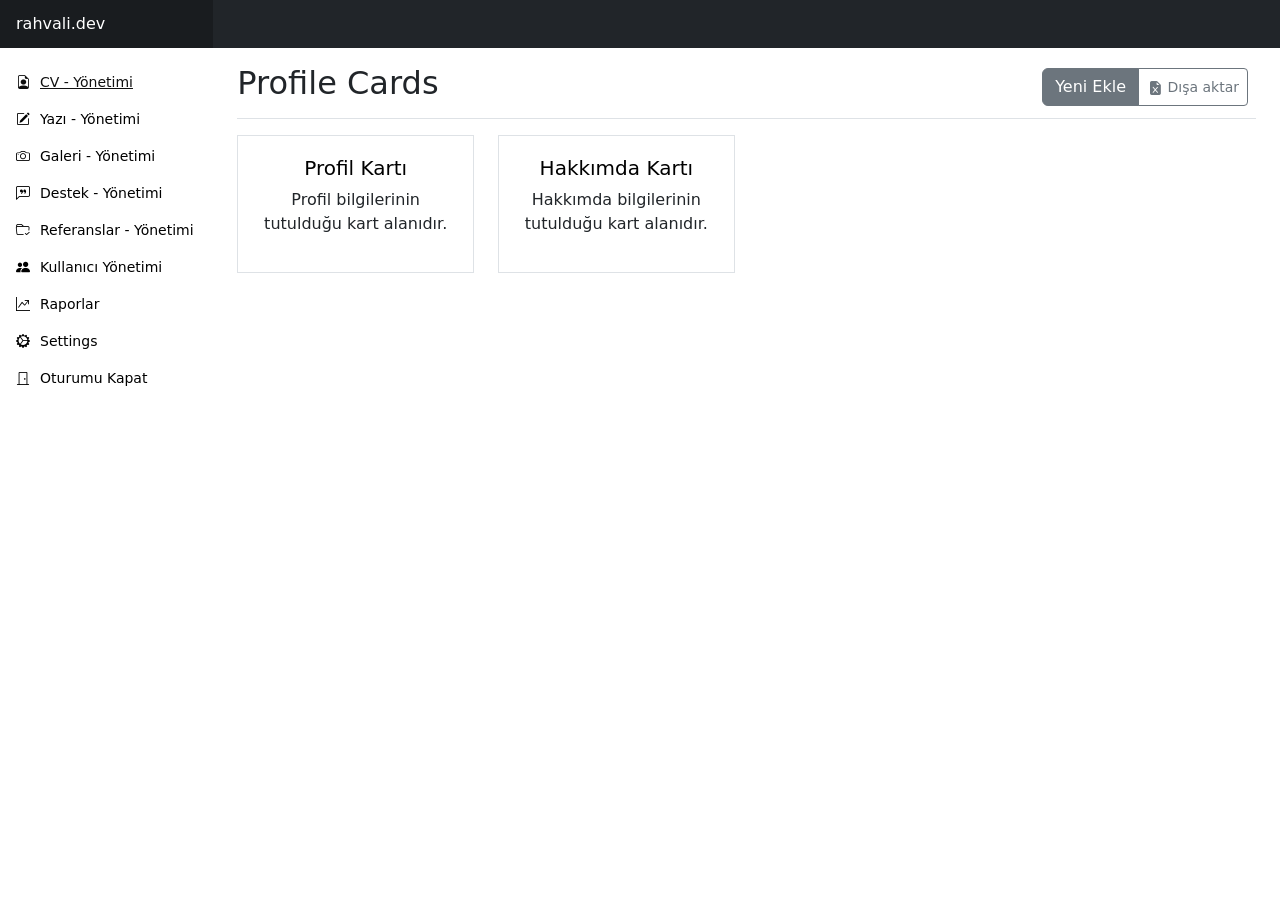
<file: admin/index.html>
<!DOCTYPE html>
<html lang="en" data-bs-theme="light">

<head>
  <meta http-equiv="Content-Type" content="text/html; charset=UTF-8">
  <meta name="viewport" content="width=device-width, initial-scale=1">
  <title>Dashboard - Title</title>

  <link href="../assets/admin/css/bootstrap.min.css" rel="stylesheet">
  <link href="../assets/admin/css/bootstrap-icons.min.css" rel="stylesheet">
  <link href="../assets/admin/css/dashboard.css" rel="stylesheet">
</head>

<body>
  <header class="navbar sticky-top bg-dark flex-md-nowrap p-0">
    <!-- Sayfanın üst kısmında sabit navbar. -->
    <a class="navbar-brand col-md-3 col-lg-2 me-0 px-3 fs-6 text-white" href="#">rahvali.dev</a>
    <!-- Navbar başlık kısmı. --> 
    <!-- Sidebar toggle -->
    <ul class="navbar-nav flex-row d-md-none">
      <li class="nav-item text-nowrap">
        <button class="nav-link px-3 text-white" type="button" data-bs-toggle="offcanvas" data-bs-target="#sidebarMenu"
          aria-controls="sidebarMenu" aria-expanded="false" aria-label="Toggle navigation">
          <!-- Mobil cihazlarda sidebar açma/kapatma butonu. -->
          <i class="bi bi-list-ul"></i>
        </button>
      </li>
    </ul>
  </header>

  <!-- side bar & Mobile - İÇERİK-->
  <div class="container-fluid">
    <div class="row">
      <!-- SIDEBAR -->
      <div class="sidebar col-md-3 col-lg-2 p-0 ">
        <div class="offcanvas-md offcanvas-end " tabindex="-1" id="sidebarMenu" aria-labelledby="sidebarMenuLabel">
          <div class="offcanvas-header">
            <h5 class="offcanvas-title" id="sidebarMenuLabel">rahvali</h5>
            <button type="button" class="btn-close" data-bs-dismiss="offcanvas" data-bs-target="#sidebarMenu"
              aria-label="Close"></button>
          </div>
          <div class="offcanvas-body d-md-flex flex-column p-0 pt-lg-3 overflow-y-auto">
            <ul class="nav flex-column">
              <li class="nav-item">
                <a class="nav-link d-flex align-items-center gap-2 active" href="management-cv.html">
                  <i class="bi bi-file-earmark-person mb-1"></i>
                  CV - Yönetimi
                </a>
              </li>
              <li class="nav-item">
                <a class="nav-link d-flex align-items-center gap-2" href="management-blog.html">
                  <i class="bi bi-pencil-square mb-1"></i>
                  Yazı - Yönetimi
                </a>
              </li>
              <li class="nav-item">
                <a class="nav-link d-flex align-items-center gap-2" href="management-gallery.html">
                  <i class="bi bi-camera mb-1"></i>
                  Galeri - Yönetimi
                </a>
              </li>
              <li class="nav-item">
                <a class="nav-link d-flex align-items-center gap-2" href="management-support.html">
                  <i class="bi bi-chat-left-quote mb-1"></i>
                  Destek - Yönetimi
                </a>
              </li>
              <li class="nav-item">
                <a class="nav-link d-flex align-items-center gap-2" href="management-reference.html">
                  <i class="bi bi-folder-check mb-1"></i>
                  Referanslar - Yönetimi
                </a>
              </li>
              <li class="nav-item">
                <a class="nav-link d-flex align-items-center gap-2" href="#">
                  <i class="bi bi-people-fill  mb-1"></i>
                  Kullanıcı Yönetimi
                </a>
              </li>
              <li class="nav-item">
                <a class="nav-link d-flex align-items-center gap-2" href="#">
                  <i class="bi bi-graph-up-arrow mb-1"></i>
                  Raporlar
                </a>
              </li>
              <li class="nav-item">
                <a class="nav-link d-flex align-items-center gap-2" href="#">
                  <i class="bi bi-gear-wide-connected mb-1"></i>
                  Settings
                </a>
              </li>
              <li class="nav-item">
                <a class="nav-link d-flex align-items-center gap-2" href="#">
                  <i class="bi bi-door-closed mb-1"></i>
                  Oturumu Kapat
                </a>
              </li>
            </ul>
          </div>
        </div>
      </div>

      <!-- İÇERİKLER -->
      <main class="col-md-9 ms-sm-auto col-lg-10 px-md-4">
        <div
          class="d-flex justify-content-between flex-wrap flex-md-nowrap align-items-center pt-3 pb-2 mb-3 border-bottom">
          <h2>Profile Cards</h2>
          <div class="btn-toolbar mb-2 mb-md-0">
            <div class="btn-group me-2">
              <a href="#" class="btn btn-secondary">Yeni Ekle</a>
              <button type="button" class="btn btn-sm btn-outline-secondary">
                <i class="bi bi-file-earmark-excel-fill"></i> Dışa aktar
              </button>
            </div>
          </div>
        </div>

        <div class="row gy-4">
          <!-- Kart -->
          <div class="col-lg-3 col-md-6 col-sm-12">
            <div class="custom-card text-center">
              <div class="custom-card-body">
                <h5 class="custom-card-title"><a href="#">Profil Kartı</a></h5>
                <p class="custom-card-text">Profil bilgilerinin tutulduğu kart alanıdır.</p>
              </div>
            </div>
          </div>

          <div class="col-lg-3 col-md-6 col-sm-12">
            <div class="custom-card text-center">
              <div class="custom-card-body">
                <h5 class="custom-card-title"><a href="#">Hakkımda Kartı</a></h5>
                <p class="custom-card-text">Hakkımda bilgilerinin tutulduğu kart alanıdır.</p>
              </div>
            </div>
          </div>
        </div>
      </main>
    </div>
  </div>

  <script src="../assets/admin/js/bootstrap.bundle.min.js"></script>
  <script src="../assets/admin/js/dashboard.js"></script>
</body>

</html>
</file>
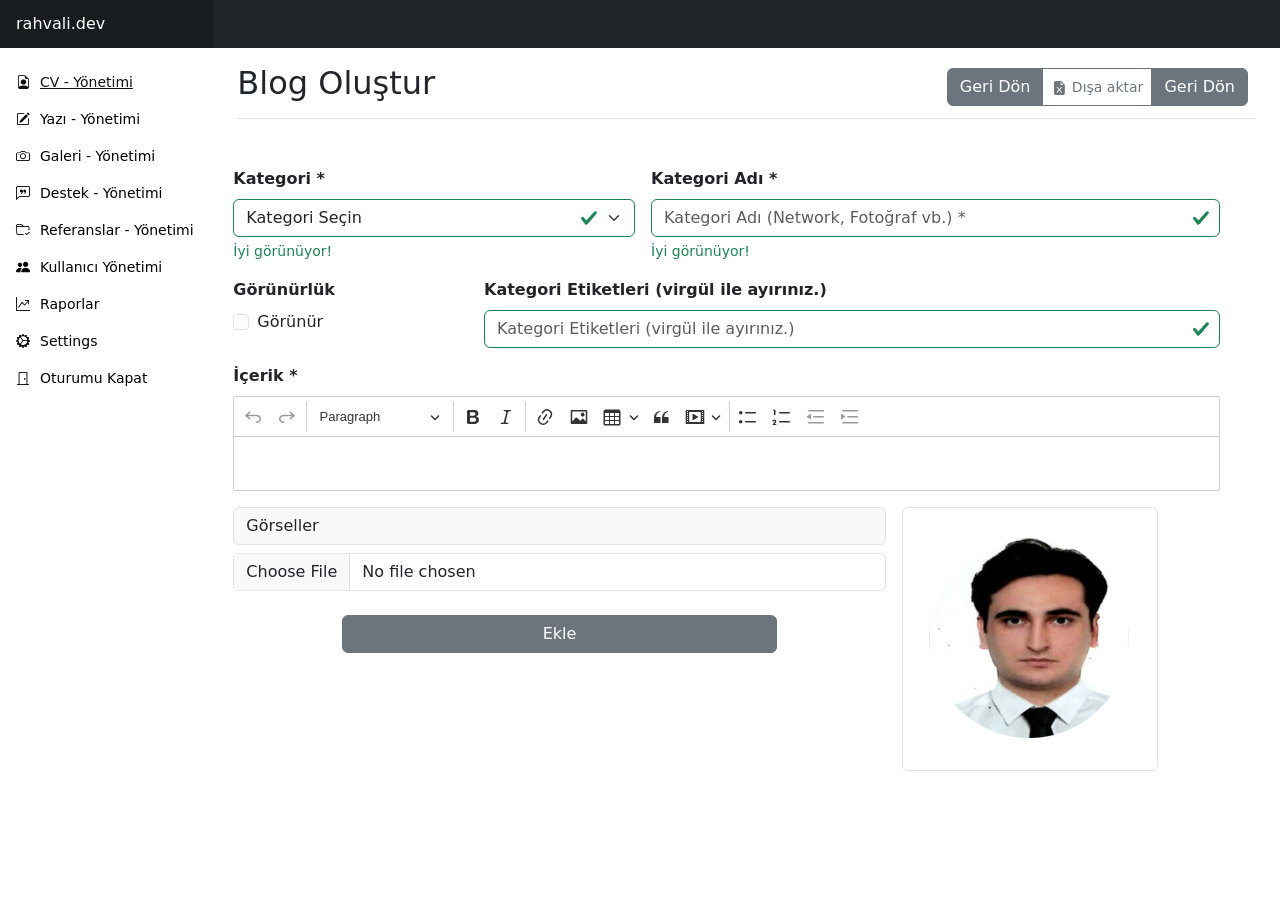
<file: admin/management-blog-article-card-create-edit.html>
<!DOCTYPE html>
<html lang="en" data-bs-theme="light">

<head>
    <meta http-equiv="Content-Type" content="text/html; charset=UTF-8">
    <meta name="viewport" content="width=device-width, initial-scale=1">
    <title>Dashboard - Title</title>

    <link href="../assets/admin/css/bootstrap.min.css" rel="stylesheet">
    <link href="../assets/admin/css/bootstrap-icons.min.css" rel="stylesheet">
    <link href="../assets/admin/css/dashboard.css" rel="stylesheet">
</head>

<body>
    <header class="navbar sticky-top bg-dark flex-md-nowrap p-0">
        <!-- Sayfanın üst kısmında sabit navbar. -->
        <a class="navbar-brand col-md-3 col-lg-2 me-0 px-3 fs-6 text-white" href="#">rahvali.dev</a>
        <!-- Navbar başlık kısmı. -->
        <!-- Sidebar toggle -->
        <ul class="navbar-nav flex-row d-md-none">
            <li class="nav-item text-nowrap">
                <button class="nav-link px-3 text-white" type="button" data-bs-toggle="offcanvas"
                    data-bs-target="#sidebarMenu" aria-controls="sidebarMenu" aria-expanded="false"
                    aria-label="Toggle navigation">
                    <!-- Mobil cihazlarda sidebar açma/kapatma butonu. -->
                    <i class="bi bi-list-ul"></i>
                </button>
            </li>
        </ul>
    </header>

    <!-- side bar & Mobile - İÇERİK-->
    <div class="container-fluid">
        <div class="row">
            <!-- SIDEBAR -->
            <div class="sidebar col-md-3 col-lg-2 p-0 ">
                <div class="offcanvas-md offcanvas-end " tabindex="-1" id="sidebarMenu"
                    aria-labelledby="sidebarMenuLabel">
                    <div class="offcanvas-header">
                        <h5 class="offcanvas-title" id="sidebarMenuLabel">rahvali</h5>
                        <button type="button" class="btn-close" data-bs-dismiss="offcanvas"
                            data-bs-target="#sidebarMenu" aria-label="Close"></button>
                    </div>
                    <div class="offcanvas-body d-md-flex flex-column p-0 pt-lg-3 overflow-y-auto">
                        <ul class="nav flex-column">
                            <li class="nav-item">
                                <a class="nav-link d-flex align-items-center gap-2 active" href="management-cv.html">
                                    <i class="bi bi-file-earmark-person mb-1"></i>
                                    CV - Yönetimi
                                </a>
                            </li>
                            <li class="nav-item">
                                <a class="nav-link d-flex align-items-center gap-2" href="management-blog.html">
                                    <i class="bi bi-pencil-square mb-1"></i>
                                    Yazı - Yönetimi
                                </a>
                            </li>
                            <li class="nav-item">
                                <a class="nav-link d-flex align-items-center gap-2" href="management-gallery.html">
                                    <i class="bi bi-camera mb-1"></i>
                                    Galeri - Yönetimi
                                </a>
                            </li>
                            <li class="nav-item">
                                <a class="nav-link d-flex align-items-center gap-2" href="management-support.html">
                                    <i class="bi bi-chat-left-quote mb-1"></i>
                                    Destek - Yönetimi
                                </a>
                            </li>
                            <li class="nav-item">
                                <a class="nav-link d-flex align-items-center gap-2" href="management-reference.html">
                                    <i class="bi bi-folder-check mb-1"></i>
                                    Referanslar - Yönetimi
                                </a>
                            </li>
                            <li class="nav-item">
                                <a class="nav-link d-flex align-items-center gap-2" href="#">
                                    <i class="bi bi-people-fill  mb-1"></i>
                                    Kullanıcı Yönetimi
                                </a>
                            </li>
                            <li class="nav-item">
                                <a class="nav-link d-flex align-items-center gap-2" href="#">
                                    <i class="bi bi-graph-up-arrow mb-1"></i>
                                    Raporlar
                                </a>
                            </li>
                            <li class="nav-item">
                                <a class="nav-link d-flex align-items-center gap-2" href="#">
                                    <i class="bi bi-gear-wide-connected mb-1"></i>
                                    Settings
                                </a>
                            </li>
                            <li class="nav-item">
                                <a class="nav-link d-flex align-items-center gap-2" href="#">
                                    <i class="bi bi-door-closed mb-1"></i>
                                    Oturumu Kapat
                                </a>
                            </li>
                        </ul>
                    </div>
                </div>
            </div>

            <!-- İÇERİKLER -->
            <main class="col-md-9 ms-sm-auto col-lg-10 px-md-4">
                <!-- İÇERİK BAŞLIK -->
                <div
                    class="d-flex justify-content-between flex-wrap flex-md-nowrap align-items-center pt-3 pb-2 mb-3 border-bottom">
                    <h2>Blog Oluştur</h2>
                    <div class="btn-toolbar mb-2 mb-md-0">
                        <div class="btn-group me-2">
                            <a href="management-blog-article-card.html" class="btn btn-secondary">Geri Dön</a>
                            <button type="button" class="btn btn-sm btn-outline-secondary">
                                <i class="bi bi-file-earmark-excel-fill"></i> Dışa aktar
                            </button>
                            <a href="management-blog.html" class="btn btn-secondary">Geri Dön</a>
                        </div>
                    </div>
                </div>
                <div class="row g-4">
                    <!-- İÇERİK GÖVDE -->
                    <div class="row gy-4">
                        <form class="row g-3" method="">

                            <!-- Üst Kategori -->
                            <div class="col-md-5">
                                <label for="category_id" class="form-label"><strong>Kategori *</strong></label>
                                <select id="category_id" name="category_id" class="form-select is-valid" required>
                                    <option value="" selected="">Kategori Seçin</option>
                                    <option value="2">
                                        Sistem
                                    </option>
                                    <option value="4">
                                        Yazılım
                                    </option>
                                </select>
                                <div class="valid-feedback">
                                    İyi görünüyor!
                                </div>
                            </div>

                            <!-- Kategori Başlığı -->
                            <div class="col-md-7">
                                <label for="name" class="form-label"><strong>Kategori Adı *</strong></label>
                                <input type="text" class="form-control is-valid" id="name" name="name"
                                    placeholder="Kategori Adı (Network, Fotoğraf vb.) *" value="" required>
                                <div class="valid-feedback">
                                    İyi görünüyor!
                                </div>
                            </div>
                            <!-- Görünürlük Durumu -->
                            <div class="col-md-3">
                                <label for="is_visible" class="form-label"><strong>Görünürlük</strong></label>
                                <div class="form-check">
                                    <input class="form-check-input" type="checkbox" id="is_visible" name="is_visible"
                                        value="1">
                                    <label class="form-check-label" for="is_visible">
                                        Görünür
                                    </label>
                                </div>
                            </div>
                            <!-- Kategori Etikeletleri -->
                            <div class="col-md-9">
                                <label for="tags" class="form-label"><strong>Kategori Etiketleri (virgül ile
                                        ayırınız.)</strong></label>
                                <input type="text" class="form-control is-valid" id="tags" name="tags"
                                    placeholder="Kategori Etiketleri (virgül ile ayırınız.)" value="">
                            </div>
                            <!-- Kategori İçeriği -->
                            <div class="col-md-12">
                                <label for="content" class="form-label"><strong>İçerik *</strong></label>
                                <textarea id="editor" class="form-control" name="content" value=""></textarea>
                            </div>
                            <div class="col-md-8">
                                <div class="col-md-12">
                                    <label class="input-group-text mb-2" for="image">Görseller</label>
                                    <input type="file" class="form-control" name="image" id="image">
                                </div>
                                <div class="d-grid gap-2 col-8 mx-auto mt-4">
                                    <button class="btn btn-secondary" type="button">Ekle</button>
                                </div>
                            </div>

                            <div class="col-md-4">
                                <img src="../assets/admin/images/profil.png" class="img-thumbnail" alt="...">
                            </div>
                        </form>
                    </div>
            </main>
        </div>
    </div>
    <script src="../assets/admin/js/bootstrap.bundle.min.js"></script>
    <script src="../assets/admin/js/dashboard.js"></script>
    <script src="../assets/admin/js/ckeditor.js"></script>
    <script>
        ClassicEditor
            .create(document.querySelector('#editor'))
            .catch(error => {
                console.error(error);
            });
    </script>
</body>

</html>
</file>
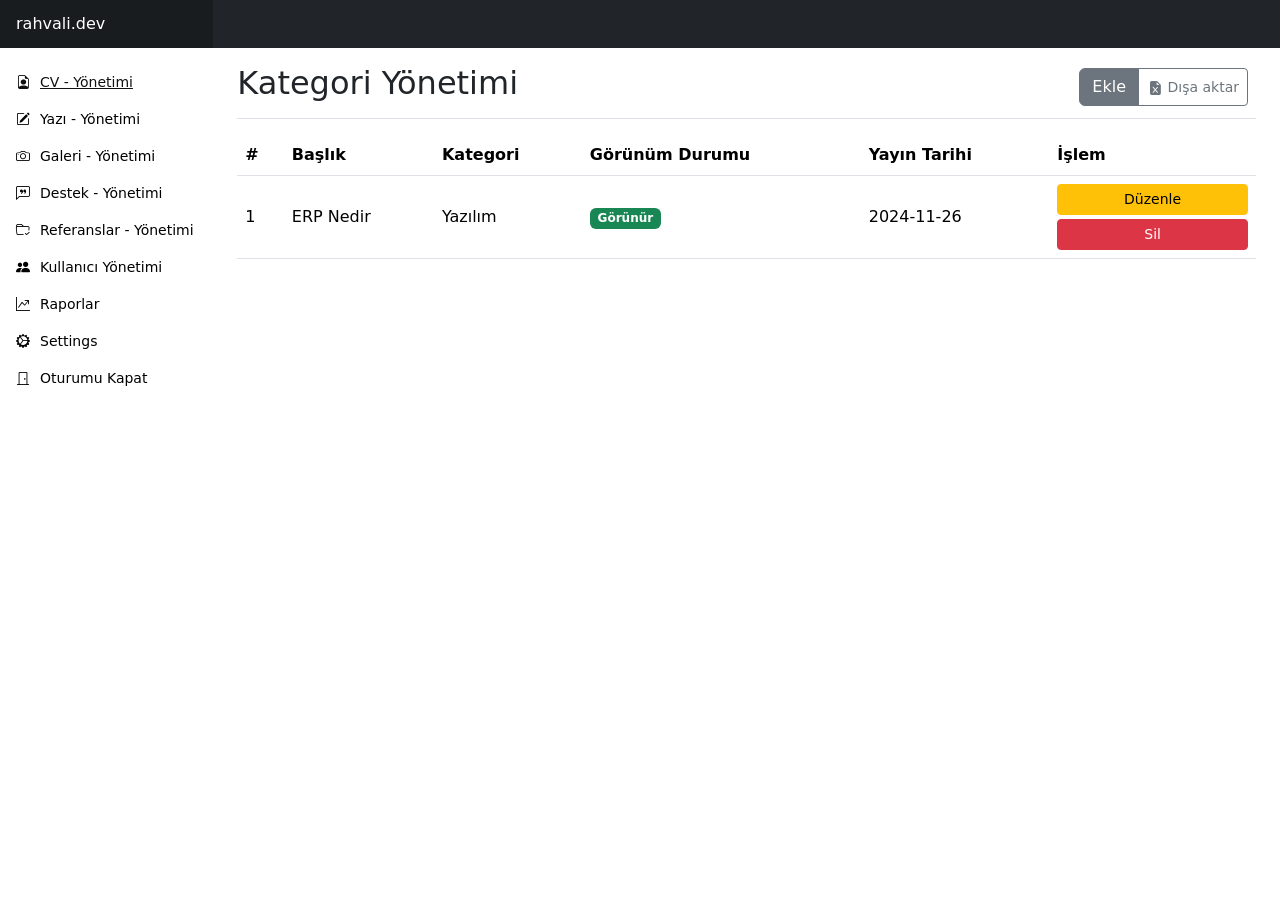
<file: admin/management-blog-article-card.html>
<!DOCTYPE html>
<html lang="en" data-bs-theme="light">

<head>
    <meta http-equiv="Content-Type" content="text/html; charset=UTF-8">
    <meta name="viewport" content="width=device-width, initial-scale=1">
    <title>Dashboard - Title</title>

    <link href="../assets/admin/css/bootstrap.min.css" rel="stylesheet">
    <link href="../assets/admin/css/bootstrap-icons.min.css" rel="stylesheet">
    <link href="../assets/admin/css/dashboard.css" rel="stylesheet">
</head>

<body>
    <header class="navbar sticky-top bg-dark flex-md-nowrap p-0">
        <!-- Sayfanın üst kısmında sabit navbar. -->
        <a class="navbar-brand col-md-3 col-lg-2 me-0 px-3 fs-6 text-white" href="#">rahvali.dev</a>
        <!-- Navbar başlık kısmı. -->
        <!-- Sidebar toggle -->
        <ul class="navbar-nav flex-row d-md-none">
            <li class="nav-item text-nowrap">
                <button class="nav-link px-3 text-white" type="button" data-bs-toggle="offcanvas"
                    data-bs-target="#sidebarMenu" aria-controls="sidebarMenu" aria-expanded="false"
                    aria-label="Toggle navigation">
                    <!-- Mobil cihazlarda sidebar açma/kapatma butonu. -->
                    <i class="bi bi-list-ul"></i>
                </button>
            </li>
        </ul>
    </header>

    <!-- side bar & Mobile - İÇERİK-->
    <div class="container-fluid">
        <div class="row">
            <!-- SIDEBAR -->
            <div class="sidebar col-md-3 col-lg-2 p-0 ">
                <div class="offcanvas-md offcanvas-end " tabindex="-1" id="sidebarMenu"
                    aria-labelledby="sidebarMenuLabel">
                    <div class="offcanvas-header">
                        <h5 class="offcanvas-title" id="sidebarMenuLabel">rahvali</h5>
                        <button type="button" class="btn-close" data-bs-dismiss="offcanvas"
                            data-bs-target="#sidebarMenu" aria-label="Close"></button>
                    </div>
                    <div class="offcanvas-body d-md-flex flex-column p-0 pt-lg-3 overflow-y-auto">
                        <ul class="nav flex-column">
                            <li class="nav-item">
                                <a class="nav-link d-flex align-items-center gap-2 active" href="management-cv.html">
                                    <i class="bi bi-file-earmark-person mb-1"></i>
                                    CV - Yönetimi
                                </a>
                            </li>
                            <li class="nav-item">
                                <a class="nav-link d-flex align-items-center gap-2" href="management-blog.html">
                                    <i class="bi bi-pencil-square mb-1"></i>
                                    Yazı - Yönetimi
                                </a>
                            </li>
                            <li class="nav-item">
                                <a class="nav-link d-flex align-items-center gap-2" href="management-gallery.html">
                                    <i class="bi bi-camera mb-1"></i>
                                    Galeri - Yönetimi
                                </a>
                            </li>
                            <li class="nav-item">
                                <a class="nav-link d-flex align-items-center gap-2" href="management-support.html">
                                    <i class="bi bi-chat-left-quote mb-1"></i>
                                    Destek - Yönetimi
                                </a>
                            </li>
                            <li class="nav-item">
                                <a class="nav-link d-flex align-items-center gap-2" href="management-reference.html">
                                    <i class="bi bi-folder-check mb-1"></i>
                                    Referanslar - Yönetimi
                                </a>
                            </li>
                            <li class="nav-item">
                                <a class="nav-link d-flex align-items-center gap-2" href="#">
                                    <i class="bi bi-people-fill  mb-1"></i>
                                    Kullanıcı Yönetimi
                                </a>
                            </li>
                            <li class="nav-item">
                                <a class="nav-link d-flex align-items-center gap-2" href="#">
                                    <i class="bi bi-graph-up-arrow mb-1"></i>
                                    Raporlar
                                </a>
                            </li>
                            <li class="nav-item">
                                <a class="nav-link d-flex align-items-center gap-2" href="#">
                                    <i class="bi bi-gear-wide-connected mb-1"></i>
                                    Settings
                                </a>
                            </li>
                            <li class="nav-item">
                                <a class="nav-link d-flex align-items-center gap-2" href="#">
                                    <i class="bi bi-door-closed mb-1"></i>
                                    Oturumu Kapat
                                </a>
                            </li>
                        </ul>
                    </div>
                </div>
            </div>

            <!-- İÇERİKLER -->
            <main class="col-md-9 ms-sm-auto col-lg-10 px-md-4">
                <!-- İÇERİK BAŞLIK -->
                <div
                    class="d-flex justify-content-between flex-wrap flex-md-nowrap align-items-center pt-3 pb-2 mb-3 border-bottom">
                    <h2>Kategori Yönetimi</h2>
                    <div class="btn-toolbar mb-2 mb-md-0">
                        <div class="btn-group me-2">
                            <a href="management-blog-article-card-create-edit.html" class="btn btn-secondary">Ekle</a>
                            <button type="button" class="btn btn-sm btn-outline-secondary">
                                <i class="bi bi-file-earmark-excel-fill"></i> Dışa aktar
                            </button>
                        </div>
                    </div>
                </div>

                <!-- İÇERİK GÖVDE -->
                <div class="row gy-4">
                    <div class="table-responsive">
                        <table class="table table align-middle">
                            <thead>
                                <th>#</th>
                                <th>Başlık</th>
                                <th>Kategori</th>
                                <th>Görünüm Durumu</th>
                                <th>Yayın Tarihi</th>
                                <th>İşlem</th>
                            </thead>
                            <tbody>
                                <tr>
                                    <td>1</td>
                                    <td>ERP Nedir</td>
                                    <td>Yazılım</td>
                                    <td>
                                        <span class="badge bg-success">Görünür</span>
                                    </td>
                                    <td>2024-11-26</td>
                                    <td class="action-buttons">
                                        <a href="https://rifatrahvali.com.tr/ron/profile-card/1/edit"
                                            class="btn btn-sm btn-warning w-100">Düzenle</a>
                                        <form action="https://rifatrahvali.com.tr/ron/profile-card/1" method="POST"
                                            style="display:inline;">
                                            <input type="hidden" name="_token"
                                                value="L3rHCyFvI1lmyHNrTALomi7EpesFb7yzt241Jsvz" autocomplete="off">
                                            <input type="hidden" name="_method" value="DELETE"> <button type="submit"
                                                class="btn btn-sm btn-danger w-100 mt-1">Sil</button>
                                        </form>
                                    </td>
                                </tr>
                            </tbody>
                        </table>
                    </div>
                </div>


            </main>

        </div>
    </div>

    <script src="../assets/admin/js/bootstrap.bundle.min.js"></script>
    <script src="../assets/admin/js/dashboard.js"></script>
</body>

</html>
</file>
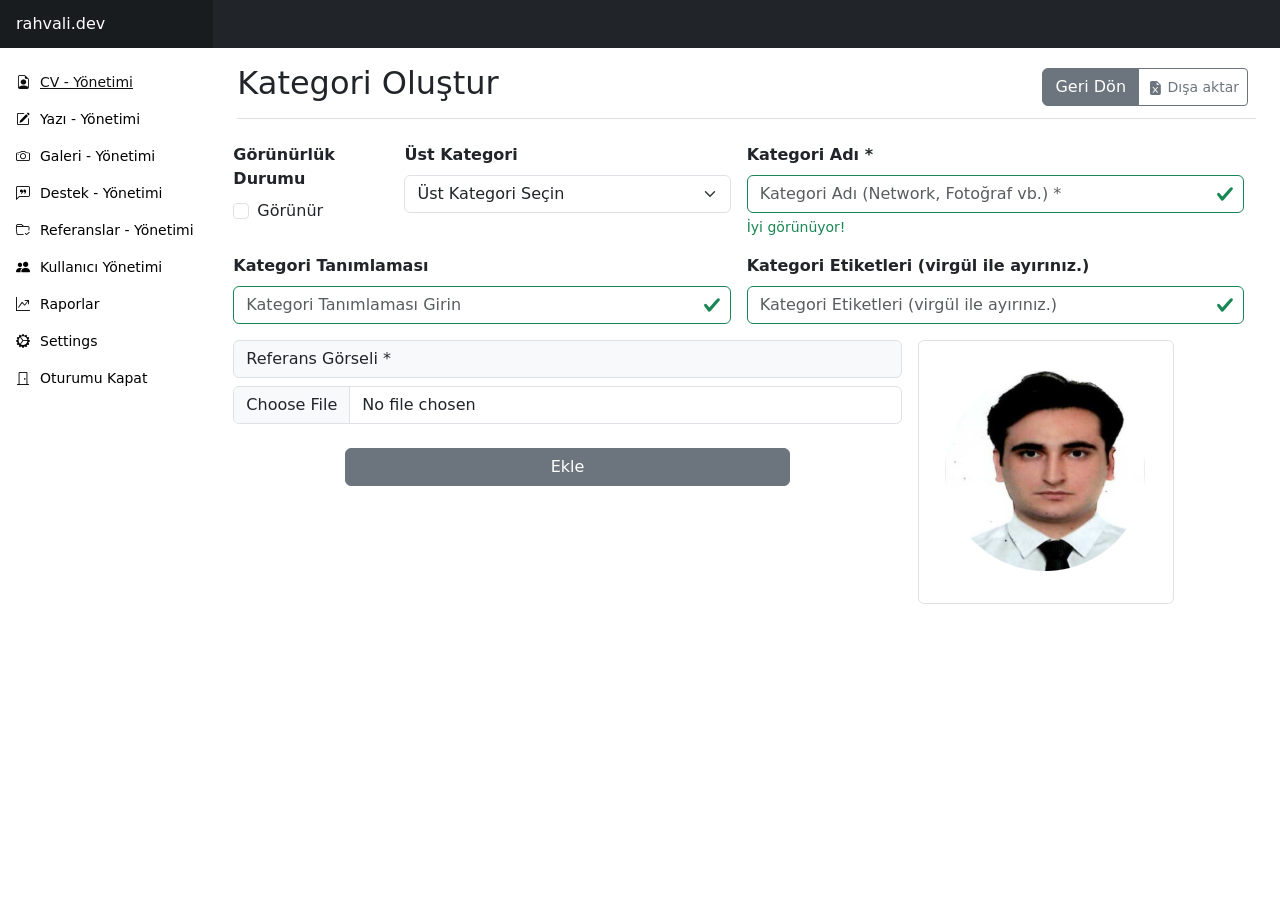
<file: admin/management-blog-category-card-create-edit.html>
<!DOCTYPE html>
<html lang="en" data-bs-theme="light">

<head>
    <meta http-equiv="Content-Type" content="text/html; charset=UTF-8">
    <meta name="viewport" content="width=device-width, initial-scale=1">
    <title>Dashboard - Title</title>

    <link href="../assets/admin/css/bootstrap.min.css" rel="stylesheet">
    <link href="../assets/admin/css/bootstrap-icons.min.css" rel="stylesheet">
    <link href="../assets/admin/css/dashboard.css" rel="stylesheet">
</head>

<body>
    <header class="navbar sticky-top bg-dark flex-md-nowrap p-0">
        <!-- Sayfanın üst kısmında sabit navbar. -->
        <a class="navbar-brand col-md-3 col-lg-2 me-0 px-3 fs-6 text-white" href="#">rahvali.dev</a>
        <!-- Navbar başlık kısmı. -->
        <!-- Sidebar toggle -->
        <ul class="navbar-nav flex-row d-md-none">
            <li class="nav-item text-nowrap">
                <button class="nav-link px-3 text-white" type="button" data-bs-toggle="offcanvas"
                    data-bs-target="#sidebarMenu" aria-controls="sidebarMenu" aria-expanded="false"
                    aria-label="Toggle navigation">
                    <!-- Mobil cihazlarda sidebar açma/kapatma butonu. -->
                    <i class="bi bi-list-ul"></i>
                </button>
            </li>
        </ul>
    </header>

    <!-- side bar & Mobile - İÇERİK-->
    <div class="container-fluid">
        <div class="row">
            <!-- SIDEBAR -->
            <div class="sidebar col-md-3 col-lg-2 p-0 ">
                <div class="offcanvas-md offcanvas-end " tabindex="-1" id="sidebarMenu"
                    aria-labelledby="sidebarMenuLabel">
                    <div class="offcanvas-header">
                        <h5 class="offcanvas-title" id="sidebarMenuLabel">rahvali</h5>
                        <button type="button" class="btn-close" data-bs-dismiss="offcanvas"
                            data-bs-target="#sidebarMenu" aria-label="Close"></button>
                    </div>
                    <div class="offcanvas-body d-md-flex flex-column p-0 pt-lg-3 overflow-y-auto">
                        <ul class="nav flex-column">
                            <li class="nav-item">
                                <a class="nav-link d-flex align-items-center gap-2 active" href="management-cv.html">
                                    <i class="bi bi-file-earmark-person mb-1"></i>
                                    CV - Yönetimi
                                </a>
                            </li>
                            <li class="nav-item">
                                <a class="nav-link d-flex align-items-center gap-2" href="management-blog.html">
                                    <i class="bi bi-pencil-square mb-1"></i>
                                    Yazı - Yönetimi
                                </a>
                            </li>
                            <li class="nav-item">
                                <a class="nav-link d-flex align-items-center gap-2" href="management-gallery.html">
                                    <i class="bi bi-camera mb-1"></i>
                                    Galeri - Yönetimi
                                </a>
                            </li>
                            <li class="nav-item">
                                <a class="nav-link d-flex align-items-center gap-2" href="management-support.html">
                                    <i class="bi bi-chat-left-quote mb-1"></i>
                                    Destek - Yönetimi
                                </a>
                            </li>
                            <li class="nav-item">
                                <a class="nav-link d-flex align-items-center gap-2" href="management-reference.html">
                                    <i class="bi bi-folder-check mb-1"></i>
                                    Referanslar - Yönetimi
                                </a>
                            </li>
                            <li class="nav-item">
                                <a class="nav-link d-flex align-items-center gap-2" href="#">
                                    <i class="bi bi-people-fill  mb-1"></i>
                                    Kullanıcı Yönetimi
                                </a>
                            </li>
                            <li class="nav-item">
                                <a class="nav-link d-flex align-items-center gap-2" href="#">
                                    <i class="bi bi-graph-up-arrow mb-1"></i>
                                    Raporlar
                                </a>
                            </li>
                            <li class="nav-item">
                                <a class="nav-link d-flex align-items-center gap-2" href="#">
                                    <i class="bi bi-gear-wide-connected mb-1"></i>
                                    Settings
                                </a>
                            </li>
                            <li class="nav-item">
                                <a class="nav-link d-flex align-items-center gap-2" href="#">
                                    <i class="bi bi-door-closed mb-1"></i>
                                    Oturumu Kapat
                                </a>
                            </li>
                        </ul>
                    </div>
                </div>
            </div>

            <!-- İÇERİKLER -->
            <main class="col-md-9 ms-sm-auto col-lg-10 px-md-4">
                <!-- İÇERİK BAŞLIK -->
                <div
                    class="d-flex justify-content-between flex-wrap flex-md-nowrap align-items-center pt-3 pb-2 mb-3 border-bottom">
                    <h2>Kategori Oluştur</h2>
                    <div class="btn-toolbar mb-2 mb-md-0">
                        <div class="btn-group me-2">
                            <a href="management-blog-category-card.html" class="btn btn-secondary">Geri Dön</a>
                            <button type="button" class="btn btn-sm btn-outline-secondary">
                                <i class="bi bi-file-earmark-excel-fill"></i> Dışa aktar
                            </button>
                        </div>
                    </div>
                </div>

                <!-- İÇERİK GÖVDE -->
                <div class="row gy-4">
                    <form class="row g-3" method="">
                         <!-- Görünürlük Durumu -->
                         <div class="col-md-2">
                            <label for="is_visible" class="form-label"><strong>Görünürlük Durumu</strong></label>
                            <div class="form-check">
                                <input class="form-check-input" type="checkbox" id="is_visible" name="is_visible"
                                    value="1">
                                <label class="form-check-label" for="is_visible">
                                    Görünür
                                </label>
                            </div>
                        </div>
                        <!-- Üst Kategori -->
                        <div class="col-md-4">
                            <label for="categories" class="form-label"><strong>Üst Kategori</strong></label>
                            <select id="categories" name="parent_id" class="form-select">
                                <option value="" selected="">Üst Kategori Seçin</option>
                                <option value="2">
                                    Sistem
                                </option>
                                <option value="4">
                                    Yazılım
                                </option>
                                <option value="5">
                                    Network
                                </option>
                                <option value="6">
                                    Web Tabanlı Yönetim
                                </option>
                            </select>
                        </div>

                        <!-- Kategori Başlığı -->
                        <div class="col-md-6">
                            <label for="name" class="form-label"><strong>Kategori Adı *</strong></label>
                            <input type="text" class="form-control is-valid" id="name" name="name"
                                placeholder="Kategori Adı (Network, Fotoğraf vb.) *" value="" required>
                            <div class="valid-feedback">
                                İyi görünüyor!
                            </div>
                        </div>

                        <!-- Kategori Tanımlaması -->
                        <div class="col-md-6">
                            <label for="description" class="form-label"><strong>Kategori Tanımlaması</strong></label>
                            <input type="text" class="form-control is-valid" id="description" name="description"
                                placeholder="Kategori Tanımlaması Girin" value="">
                        </div>

                        <!-- Kategori Etikeletleri -->
                        <div class="col-md-6">
                            <label for="tags" class="form-label"><strong>Kategori Etiketleri (virgül ile
                                    ayırınız.)</strong></label>
                            <input type="text" class="form-control is-valid" id="tags" name="tags"
                                placeholder="Kategori Etiketleri (virgül ile ayırınız.)" value="">
                        </div>
                       

                        <div class="col-md-8">
                            <div class="col-md-12">
                                <label class="input-group-text mb-2" for="image">Referans Görseli *</label>
                                <input type="file" class="form-control" name="image" id="image">
                            </div>
                            <div class="d-grid gap-2 col-8 mx-auto mt-4">
                                <button class="btn btn-secondary" type="button">Ekle</button>
                            </div>
                        </div>

                        <div class="col-md-4">
                            <img src="../assets/admin/images/profil.png" class="img-thumbnail" alt="...">
                        </div>

                        
                    </form>

                </div>


            </main>

        </div>
    </div>

    <script src="../assets/admin/js/bootstrap.bundle.min.js"></script>
    <script src="../assets/admin/js/dashboard.js"></script>
</body>

</html>
</file>
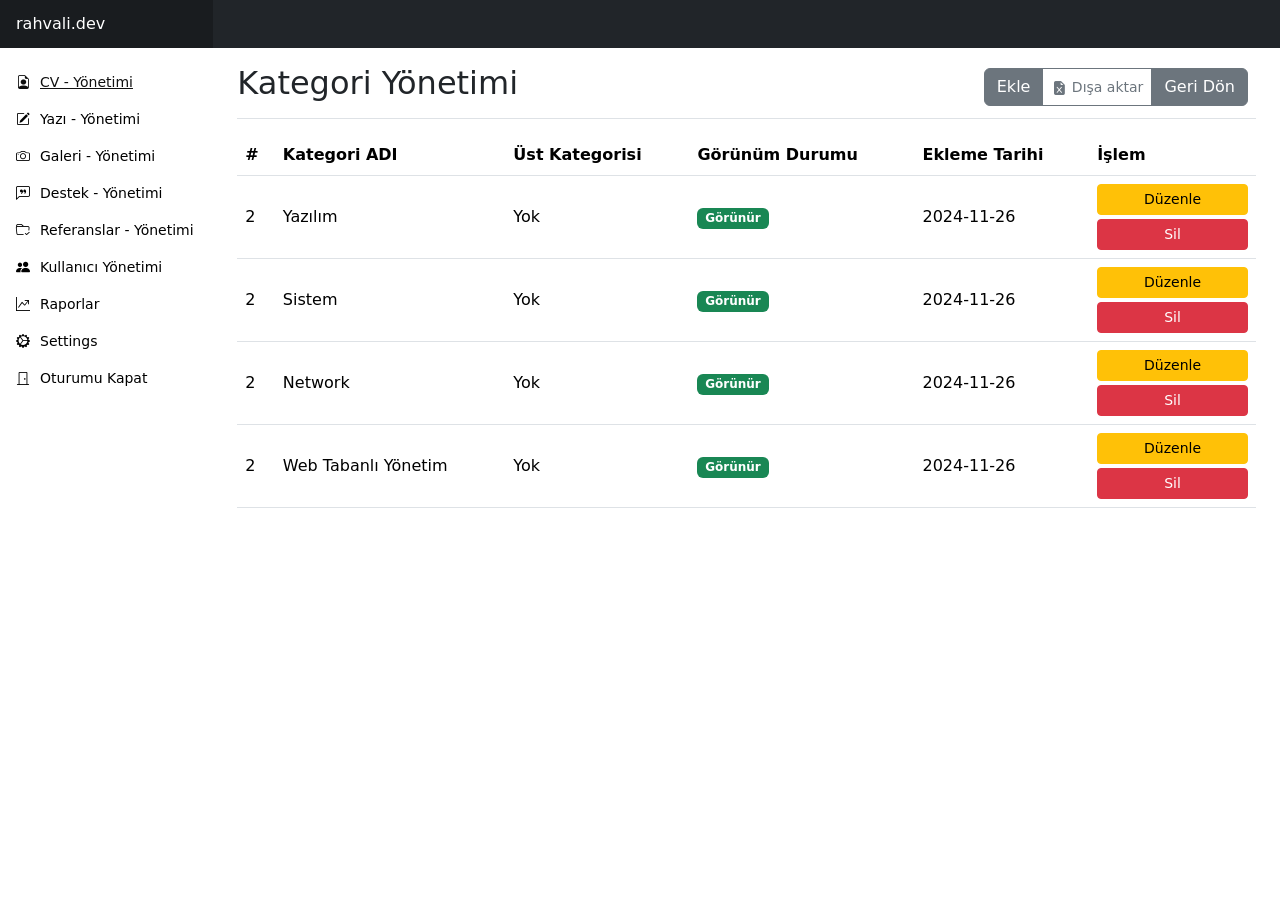
<file: admin/management-blog-category-card.html>
<!DOCTYPE html>
<html lang="en" data-bs-theme="light">

<head>
    <meta http-equiv="Content-Type" content="text/html; charset=UTF-8">
    <meta name="viewport" content="width=device-width, initial-scale=1">
    <title>Dashboard - Title</title>

    <link href="../assets/admin/css/bootstrap.min.css" rel="stylesheet">
    <link href="../assets/admin/css/bootstrap-icons.min.css" rel="stylesheet">
    <link href="../assets/admin/css/dashboard.css" rel="stylesheet">
</head>

<body>
    <header class="navbar sticky-top bg-dark flex-md-nowrap p-0">
        <!-- Sayfanın üst kısmında sabit navbar. -->
        <a class="navbar-brand col-md-3 col-lg-2 me-0 px-3 fs-6 text-white" href="#">rahvali.dev</a>
        <!-- Navbar başlık kısmı. -->
        <!-- Sidebar toggle -->
        <ul class="navbar-nav flex-row d-md-none">
            <li class="nav-item text-nowrap">
                <button class="nav-link px-3 text-white" type="button" data-bs-toggle="offcanvas"
                    data-bs-target="#sidebarMenu" aria-controls="sidebarMenu" aria-expanded="false"
                    aria-label="Toggle navigation">
                    <!-- Mobil cihazlarda sidebar açma/kapatma butonu. -->
                    <i class="bi bi-list-ul"></i>
                </button>
            </li>
        </ul>
    </header>

    <!-- side bar & Mobile - İÇERİK-->
    <div class="container-fluid">
        <div class="row">
            <!-- SIDEBAR -->
            <div class="sidebar col-md-3 col-lg-2 p-0 ">
                <div class="offcanvas-md offcanvas-end " tabindex="-1" id="sidebarMenu"
                    aria-labelledby="sidebarMenuLabel">
                    <div class="offcanvas-header">
                        <h5 class="offcanvas-title" id="sidebarMenuLabel">rahvali</h5>
                        <button type="button" class="btn-close" data-bs-dismiss="offcanvas"
                            data-bs-target="#sidebarMenu" aria-label="Close"></button>
                    </div>
                    <div class="offcanvas-body d-md-flex flex-column p-0 pt-lg-3 overflow-y-auto">
                        <ul class="nav flex-column">
                            <li class="nav-item">
                                <a class="nav-link d-flex align-items-center gap-2 active" href="management-cv.html">
                                    <i class="bi bi-file-earmark-person mb-1"></i>
                                    CV - Yönetimi
                                </a>
                            </li>
                            <li class="nav-item">
                                <a class="nav-link d-flex align-items-center gap-2" href="management-blog.html">
                                    <i class="bi bi-pencil-square mb-1"></i>
                                    Yazı - Yönetimi
                                </a>
                            </li>
                            <li class="nav-item">
                                <a class="nav-link d-flex align-items-center gap-2" href="management-gallery.html">
                                    <i class="bi bi-camera mb-1"></i>
                                    Galeri - Yönetimi
                                </a>
                            </li>
                            <li class="nav-item">
                                <a class="nav-link d-flex align-items-center gap-2" href="management-support.html">
                                    <i class="bi bi-chat-left-quote mb-1"></i>
                                    Destek - Yönetimi
                                </a>
                            </li>
                            <li class="nav-item">
                                <a class="nav-link d-flex align-items-center gap-2" href="management-reference.html">
                                    <i class="bi bi-folder-check mb-1"></i>
                                    Referanslar - Yönetimi
                                </a>
                            </li>
                            <li class="nav-item">
                                <a class="nav-link d-flex align-items-center gap-2" href="#">
                                    <i class="bi bi-people-fill  mb-1"></i>
                                    Kullanıcı Yönetimi
                                </a>
                            </li>
                            <li class="nav-item">
                                <a class="nav-link d-flex align-items-center gap-2" href="#">
                                    <i class="bi bi-graph-up-arrow mb-1"></i>
                                    Raporlar
                                </a>
                            </li>
                            <li class="nav-item">
                                <a class="nav-link d-flex align-items-center gap-2" href="#">
                                    <i class="bi bi-gear-wide-connected mb-1"></i>
                                    Settings
                                </a>
                            </li>
                            <li class="nav-item">
                                <a class="nav-link d-flex align-items-center gap-2" href="#">
                                    <i class="bi bi-door-closed mb-1"></i>
                                    Oturumu Kapat
                                </a>
                            </li>
                        </ul>
                    </div>
                </div>
            </div>

            <!-- İÇERİKLER -->
            <main class="col-md-9 ms-sm-auto col-lg-10 px-md-4">
                <!-- İÇERİK BAŞLIK -->
                <div
                    class="d-flex justify-content-between flex-wrap flex-md-nowrap align-items-center pt-3 pb-2 mb-3 border-bottom">
                    <h2>Kategori Yönetimi</h2>
                    <div class="btn-toolbar mb-2 mb-md-0">
                        <div class="btn-group me-2">
                            <a href="management-blog-category-card-create-edit.html" class="btn btn-secondary">Ekle</a>
                            <button type="button" class="btn btn-sm btn-outline-secondary">
                                <i class="bi bi-file-earmark-excel-fill"></i> Dışa aktar
                            </button>
                            <a href="management-blog.html" class="btn btn-secondary">Geri Dön</a>
                        </div>
                    </div>
                </div>

                <!-- İÇERİK GÖVDE -->
                <div class="row gy-4">
                    <div class="table-responsive">
                        <table class="table table align-middle">
                            <thead>
                                <th>#</th>
                                <th>Kategori ADI</th>
                                <th>Üst Kategorisi</th>
                                <th>Görünüm Durumu</th>
                                <th>Ekleme Tarihi</th>
                                <th>İşlem</th>
                            </thead>
                            <tbody>
                                <tr>
                                    <td>2</td>
                                    <td>Yazılım</td>
                                    <td>Yok</td>
                                    <td>
                                        <span class="badge bg-success">
                                            Görünür
                                        </span>
                                    </td>
                                    <td>2024-11-26</td>
                                    <td class="action-buttons">
                                        <a href="https://rifatrahvali.com.tr/ron/profile-card/1/edit"
                                            class="btn btn-sm btn-warning w-100">Düzenle</a>
                                        <form action="https://rifatrahvali.com.tr/ron/profile-card/1" method="POST"
                                            style="display:inline;">
                                            <input type="hidden" name="_token"
                                                value="L3rHCyFvI1lmyHNrTALomi7EpesFb7yzt241Jsvz" autocomplete="off">
                                            <input type="hidden" name="_method" value="DELETE"> <button type="submit"
                                                class="btn btn-sm btn-danger w-100 mt-1">Sil</button>
                                        </form>
                                    </td>
                                </tr>
                                <tr>
                                    <td>2</td>
                                    <td>Sistem</td>
                                    <td>Yok</td>
                                    <td>
                                        <span class="badge bg-success">
                                            Görünür
                                        </span>
                                    </td>
                                    <td>2024-11-26</td>
                                    <td class="action-buttons">
                                        <a href="https://rifatrahvali.com.tr/ron/profile-card/1/edit"
                                            class="btn btn-sm btn-warning w-100">Düzenle</a>
                                        <form action="https://rifatrahvali.com.tr/ron/profile-card/1" method="POST"
                                            style="display:inline;">
                                            <input type="hidden" name="_token"
                                                value="L3rHCyFvI1lmyHNrTALomi7EpesFb7yzt241Jsvz" autocomplete="off">
                                            <input type="hidden" name="_method" value="DELETE"> <button type="submit"
                                                class="btn btn-sm btn-danger w-100 mt-1">Sil</button>
                                        </form>
                                    </td>
                                </tr>
                                <tr>
                                    <td>2</td>
                                    <td>Network</td>
                                    <td>Yok</td>
                                    <td>
                                        <span class="badge bg-success">
                                            Görünür
                                        </span>
                                    </td>
                                    <td>2024-11-26</td>
                                    <td class="action-buttons">
                                        <a href="https://rifatrahvali.com.tr/ron/profile-card/1/edit"
                                            class="btn btn-sm btn-warning w-100">Düzenle</a>
                                        <form action="https://rifatrahvali.com.tr/ron/profile-card/1" method="POST"
                                            style="display:inline;">
                                            <input type="hidden" name="_token"
                                                value="L3rHCyFvI1lmyHNrTALomi7EpesFb7yzt241Jsvz" autocomplete="off">
                                            <input type="hidden" name="_method" value="DELETE"> <button type="submit"
                                                class="btn btn-sm btn-danger w-100 mt-1">Sil</button>
                                        </form>
                                    </td>
                                </tr>
                                <tr>
                                    <td>2</td>
                                    <td>Web Tabanlı Yönetim</td>
                                    <td>Yok</td>
                                    <td>
                                        <span class="badge bg-success">
                                            Görünür
                                        </span>
                                    </td>
                                    <td>2024-11-26</td>
                                    <td class="action-buttons">
                                        <a href="https://rifatrahvali.com.tr/ron/profile-card/1/edit"
                                            class="btn btn-sm btn-warning w-100">Düzenle</a>
                                        <form action="https://rifatrahvali.com.tr/ron/profile-card/1" method="POST"
                                            style="display:inline;">
                                            <input type="hidden" name="_token"
                                                value="L3rHCyFvI1lmyHNrTALomi7EpesFb7yzt241Jsvz" autocomplete="off">
                                            <input type="hidden" name="_method" value="DELETE"> <button type="submit"
                                                class="btn btn-sm btn-danger w-100 mt-1">Sil</button>
                                        </form>
                                    </td>
                                </tr>
                            </tbody>
                        </table>
                    </div>
                </div>


            </main>

        </div>
    </div>

    <script src="../assets/admin/js/bootstrap.bundle.min.js"></script>
    <script src="../assets/admin/js/dashboard.js"></script>
</body>

</html>
</file>
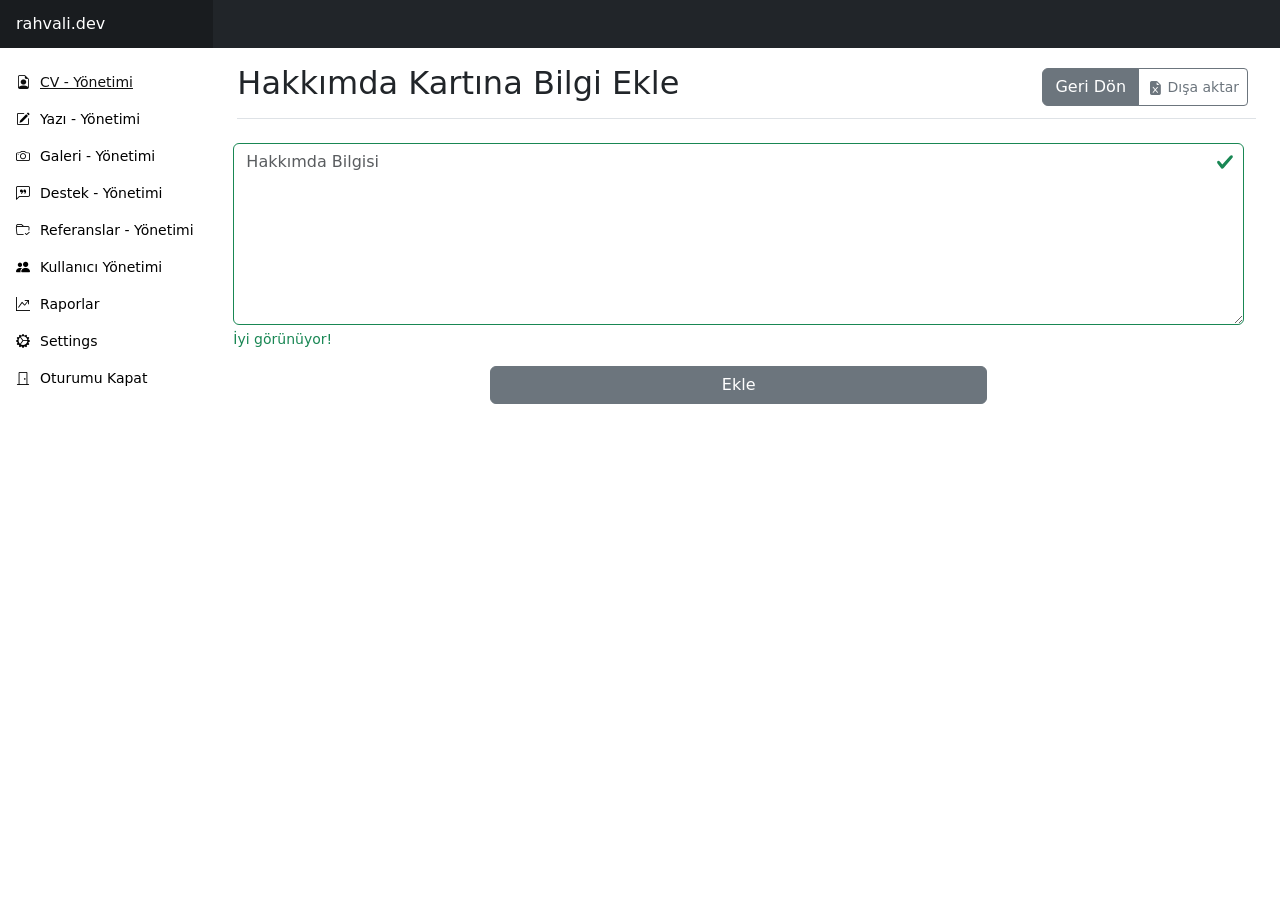
<file: admin/management-cv-about-card-add.html>
<!DOCTYPE html>
<html lang="en" data-bs-theme="light">

<head>
    <meta http-equiv="Content-Type" content="text/html; charset=UTF-8">
    <meta name="viewport" content="width=device-width, initial-scale=1">
    <title>Dashboard - Title</title>

    <link href="../assets/admin/css/bootstrap.min.css" rel="stylesheet">
    <link href="../assets/admin/css/bootstrap-icons.min.css" rel="stylesheet">
    <link href="../assets/admin/css/dashboard.css" rel="stylesheet">
</head>

<body>
    <header class="navbar sticky-top bg-dark flex-md-nowrap p-0">
        <!-- Sayfanın üst kısmında sabit navbar. -->
        <a class="navbar-brand col-md-3 col-lg-2 me-0 px-3 fs-6 text-white" href="#">rahvali.dev</a>
        <!-- Navbar başlık kısmı. -->
        <!-- Sidebar toggle -->
        <ul class="navbar-nav flex-row d-md-none">
            <li class="nav-item text-nowrap">
                <button class="nav-link px-3 text-white" type="button" data-bs-toggle="offcanvas"
                    data-bs-target="#sidebarMenu" aria-controls="sidebarMenu" aria-expanded="false"
                    aria-label="Toggle navigation">
                    <!-- Mobil cihazlarda sidebar açma/kapatma butonu. -->
                    <i class="bi bi-list-ul"></i>
                </button>
            </li>
        </ul>
    </header>

    <!-- side bar & Mobile - İÇERİK-->
    <div class="container-fluid">
        <div class="row">
            <!-- SIDEBAR -->
            <div class="sidebar col-md-3 col-lg-2 p-0 ">
                <div class="offcanvas-md offcanvas-end " tabindex="-1" id="sidebarMenu"
                    aria-labelledby="sidebarMenuLabel">
                    <div class="offcanvas-header">
                        <h5 class="offcanvas-title" id="sidebarMenuLabel">rahvali</h5>
                        <button type="button" class="btn-close" data-bs-dismiss="offcanvas"
                            data-bs-target="#sidebarMenu" aria-label="Close"></button>
                    </div>
                    <div class="offcanvas-body d-md-flex flex-column p-0 pt-lg-3 overflow-y-auto">
                        <ul class="nav flex-column">
                            <li class="nav-item">
                                <a class="nav-link d-flex align-items-center gap-2 active" href="management-cv.html">
                                    <i class="bi bi-file-earmark-person mb-1"></i>
                                    CV - Yönetimi
                                </a>
                            </li>
                            <li class="nav-item">
                                <a class="nav-link d-flex align-items-center gap-2" href="management-blog.html">
                                    <i class="bi bi-pencil-square mb-1"></i>
                                    Yazı - Yönetimi
                                </a>
                            </li>
                            <li class="nav-item">
                                <a class="nav-link d-flex align-items-center gap-2" href="management-gallery.html">
                                    <i class="bi bi-camera mb-1"></i>
                                    Galeri - Yönetimi
                                </a>
                            </li>
                            <li class="nav-item">
                                <a class="nav-link d-flex align-items-center gap-2" href="management-support.html">
                                    <i class="bi bi-chat-left-quote mb-1"></i>
                                    Destek - Yönetimi
                                </a>
                            </li>
                            <li class="nav-item">
                                <a class="nav-link d-flex align-items-center gap-2" href="management-reference.html">
                                    <i class="bi bi-folder-check mb-1"></i>
                                    Referanslar - Yönetimi
                                </a>
                            </li>
                            <li class="nav-item">
                                <a class="nav-link d-flex align-items-center gap-2" href="#">
                                    <i class="bi bi-people-fill  mb-1"></i>
                                    Kullanıcı Yönetimi
                                </a>
                            </li>
                            <li class="nav-item">
                                <a class="nav-link d-flex align-items-center gap-2" href="#">
                                    <i class="bi bi-graph-up-arrow mb-1"></i>
                                    Raporlar
                                </a>
                            </li>
                            <li class="nav-item">
                                <a class="nav-link d-flex align-items-center gap-2" href="#">
                                    <i class="bi bi-gear-wide-connected mb-1"></i>
                                    Settings
                                </a>
                            </li>
                            <li class="nav-item">
                                <a class="nav-link d-flex align-items-center gap-2" href="#">
                                    <i class="bi bi-door-closed mb-1"></i>
                                    Oturumu Kapat
                                </a>
                            </li>
                        </ul>
                    </div>
                </div>
            </div>

            <!-- İÇERİKLER -->
            <main class="col-md-9 ms-sm-auto col-lg-10 px-md-4">
                <!-- İÇERİK BAŞLIK -->
                <div
                    class="d-flex justify-content-between flex-wrap flex-md-nowrap align-items-center pt-3 pb-2 mb-3 border-bottom">
                    <h2>Hakkımda Kartına Bilgi Ekle</h2>
                    <div class="btn-toolbar mb-2 mb-md-0">
                        <div class="btn-group me-2">
                            <a href="management-cv-profile-card.html" class="btn btn-secondary">Geri Dön</a>
                            <button type="button" class="btn btn-sm btn-outline-secondary">
                                <i class="bi bi-file-earmark-excel-fill"></i> Dışa aktar
                            </button>
                        </div>
                    </div>
                </div>
                <!-- İÇERİK GÖVDE -->
                <div class="row gy-4">
                    <form class="row g-3" method="">
                        <div class="col-md-12">
                            <textarea class="form-control is-valid" name="description" id="description"
                                placeholder="Hakkımda Bilgisi" rows="7" value="" required></textarea>
                            <div class="valid-feedback">
                                İyi görünüyor!
                            </div>
                        </div>
                        <div class="d-grid gap-2 col-6 mx-auto">
                            <button class="btn btn-secondary" type="button">Ekle</button>
                        </div>
                    </form>
                </div>
            </main>
        </div>
    </div>

    <script src="../assets/admin/js/bootstrap.bundle.min.js"></script>
    <script src="../assets/admin/js/dashboard.js"></script>
</body>

</html>
</file>
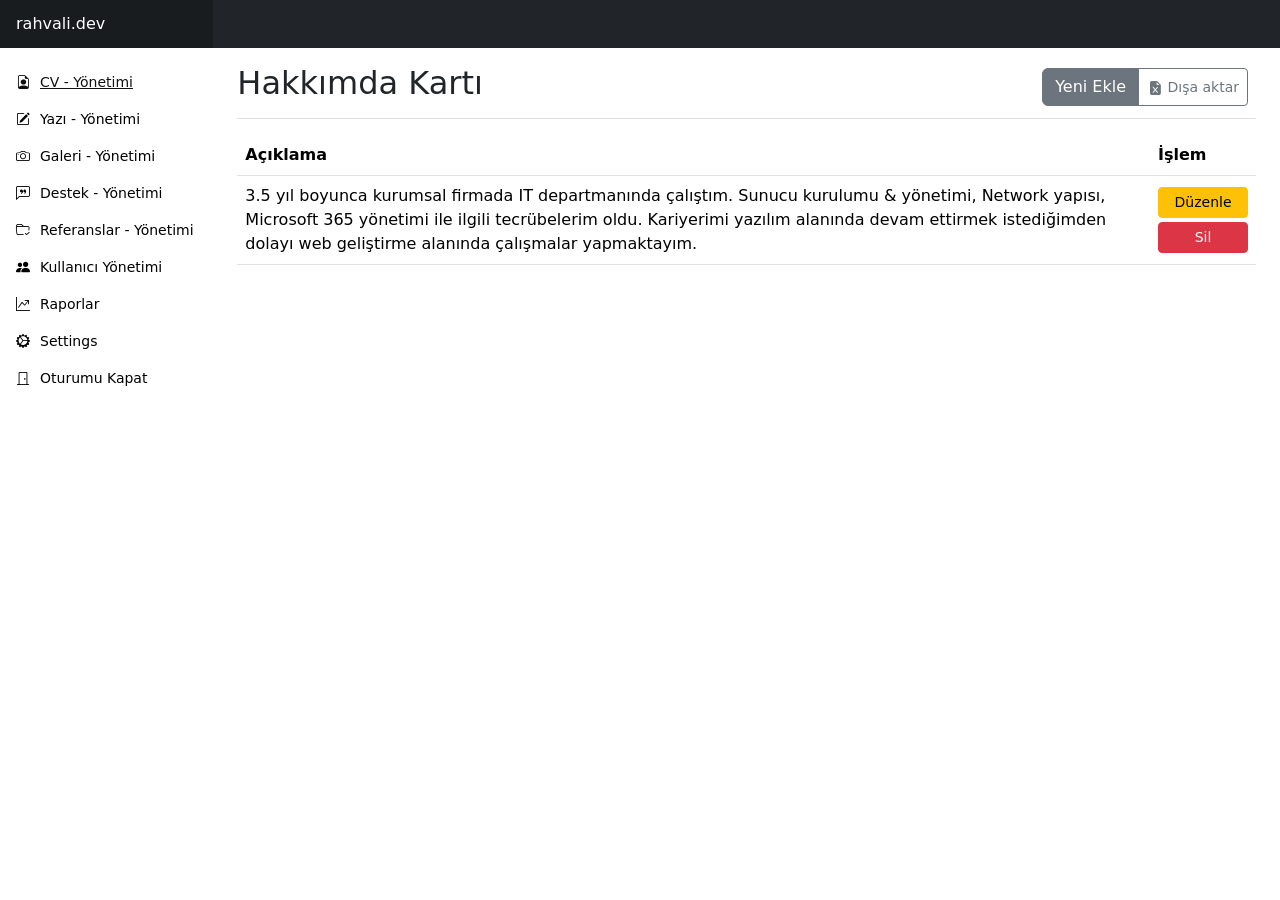
<file: admin/management-cv-about-card.html>
<!DOCTYPE html>
<html lang="en" data-bs-theme="light">

<head>
  <meta http-equiv="Content-Type" content="text/html; charset=UTF-8">
  <meta name="viewport" content="width=device-width, initial-scale=1">
  <title>Dashboard - Title</title>

  <link href="../assets/admin/css/bootstrap.min.css" rel="stylesheet">
  <link href="../assets/admin/css/bootstrap-icons.min.css" rel="stylesheet">
  <link href="../assets/admin/css/dashboard.css" rel="stylesheet">
</head>

<body>
  <header class="navbar sticky-top bg-dark flex-md-nowrap p-0">
    <!-- Sayfanın üst kısmında sabit navbar. -->
    <a class="navbar-brand col-md-3 col-lg-2 me-0 px-3 fs-6 text-white" href="#">rahvali.dev</a>
    <!-- Navbar başlık kısmı. -->
    <!-- Sidebar toggle -->
    <ul class="navbar-nav flex-row d-md-none">
      <li class="nav-item text-nowrap">
        <button class="nav-link px-3 text-white" type="button" data-bs-toggle="offcanvas" data-bs-target="#sidebarMenu"
          aria-controls="sidebarMenu" aria-expanded="false" aria-label="Toggle navigation">
          <!-- Mobil cihazlarda sidebar açma/kapatma butonu. -->
          <i class="bi bi-list-ul"></i>
        </button>
      </li>
    </ul>
  </header>

  <!-- side bar & Mobile - İÇERİK-->
  <div class="container-fluid">
    <div class="row">
      <!-- SIDEBAR -->
      <div class="sidebar col-md-3 col-lg-2 p-0 ">
        <div class="offcanvas-md offcanvas-end " tabindex="-1" id="sidebarMenu" aria-labelledby="sidebarMenuLabel">
          <div class="offcanvas-header">
            <h5 class="offcanvas-title" id="sidebarMenuLabel">rahvali</h5>
            <button type="button" class="btn-close" data-bs-dismiss="offcanvas" data-bs-target="#sidebarMenu"
              aria-label="Close"></button>
          </div>
          <div class="offcanvas-body d-md-flex flex-column p-0 pt-lg-3 overflow-y-auto">
            <ul class="nav flex-column">
              <li class="nav-item">
                <a class="nav-link d-flex align-items-center gap-2 active" href="management-cv.html">
                  <i class="bi bi-file-earmark-person mb-1"></i>
                  CV - Yönetimi
                </a>
              </li>
              <li class="nav-item">
                <a class="nav-link d-flex align-items-center gap-2" href="management-blog.html">
                  <i class="bi bi-pencil-square mb-1"></i>
                  Yazı - Yönetimi
                </a>
              </li>
              <li class="nav-item">
                <a class="nav-link d-flex align-items-center gap-2" href="management-gallery.html">
                  <i class="bi bi-camera mb-1"></i>
                  Galeri - Yönetimi
                </a>
              </li>
              <li class="nav-item">
                <a class="nav-link d-flex align-items-center gap-2" href="management-support.html">
                  <i class="bi bi-chat-left-quote mb-1"></i>
                  Destek - Yönetimi
                </a>
              </li>
              <li class="nav-item">
                <a class="nav-link d-flex align-items-center gap-2" href="management-reference.html">
                  <i class="bi bi-folder-check mb-1"></i>
                  Referanslar - Yönetimi
                </a>
              </li>
              <li class="nav-item">
                <a class="nav-link d-flex align-items-center gap-2" href="#">
                  <i class="bi bi-people-fill  mb-1"></i>
                  Kullanıcı Yönetimi
                </a>
              </li>
              <li class="nav-item">
                <a class="nav-link d-flex align-items-center gap-2" href="#">
                  <i class="bi bi-graph-up-arrow mb-1"></i>
                  Raporlar
                </a>
              </li>
              <li class="nav-item">
                <a class="nav-link d-flex align-items-center gap-2" href="#">
                  <i class="bi bi-gear-wide-connected mb-1"></i>
                  Settings
                </a>
              </li>
              <li class="nav-item">
                <a class="nav-link d-flex align-items-center gap-2" href="#">
                  <i class="bi bi-door-closed mb-1"></i>
                  Oturumu Kapat
                </a>
              </li>
            </ul>
          </div>
        </div>
      </div>

      <!-- İÇERİKLER -->
      <main class="col-md-9 ms-sm-auto col-lg-10 px-md-4">
        <!-- İÇERİK BAŞLIK -->
        <div
          class="d-flex justify-content-between flex-wrap flex-md-nowrap align-items-center pt-3 pb-2 mb-3 border-bottom">
          <h2>Hakkımda Kartı</h2>
          <div class="btn-toolbar mb-2 mb-md-0">
            <div class="btn-group me-2">
              <a href="management-cv-about-card-add.html" class="btn btn-secondary">Yeni Ekle</a>
              <button type="button" class="btn btn-sm btn-outline-secondary">
                <i class="bi bi-file-earmark-excel-fill"></i> Dışa aktar
              </button>
            </div>
          </div>
        </div>
        <!-- İÇERİK GÖVDE -->
        <div class="row gy-4">
          <div class="table-responsive">
            <table class="table table align-middle">
              <thead>
                <th>Açıklama</th>
                <th>İşlem</th>
              </thead>
              <tbody>
                <tr>
                  <td>3.5 yıl boyunca kurumsal firmada IT departmanında çalıştım. Sunucu kurulumu & yönetimi, Network
                    yapısı, Microsoft 365 yönetimi ile ilgili tecrübelerim oldu. Kariyerimi yazılım alanında devam
                    ettirmek istediğimden dolayı web geliştirme alanında çalışmalar yapmaktayım.</td>
                  <td class="action-buttons">
                    <a href="https://rifatrahvali.com.tr/ron/profile-card/1/edit"
                      class="btn btn-sm btn-warning w-100">Düzenle</a>
                    <form action="https://rifatrahvali.com.tr/ron/profile-card/1" method="POST" style="display:inline;">
                      <button type="submit" class="btn btn-sm btn-danger w-100 mt-1">Sil</button>
                    </form>
                  </td>
                </tr>
              </tbody>
            </table>
          </div>
        </div>
      </main>
    </div>
  </div>

  <script src="../assets/admin/js/bootstrap.bundle.min.js"></script>
  <script src="../assets/admin/js/dashboard.js"></script>
</body>

</html>
</file>
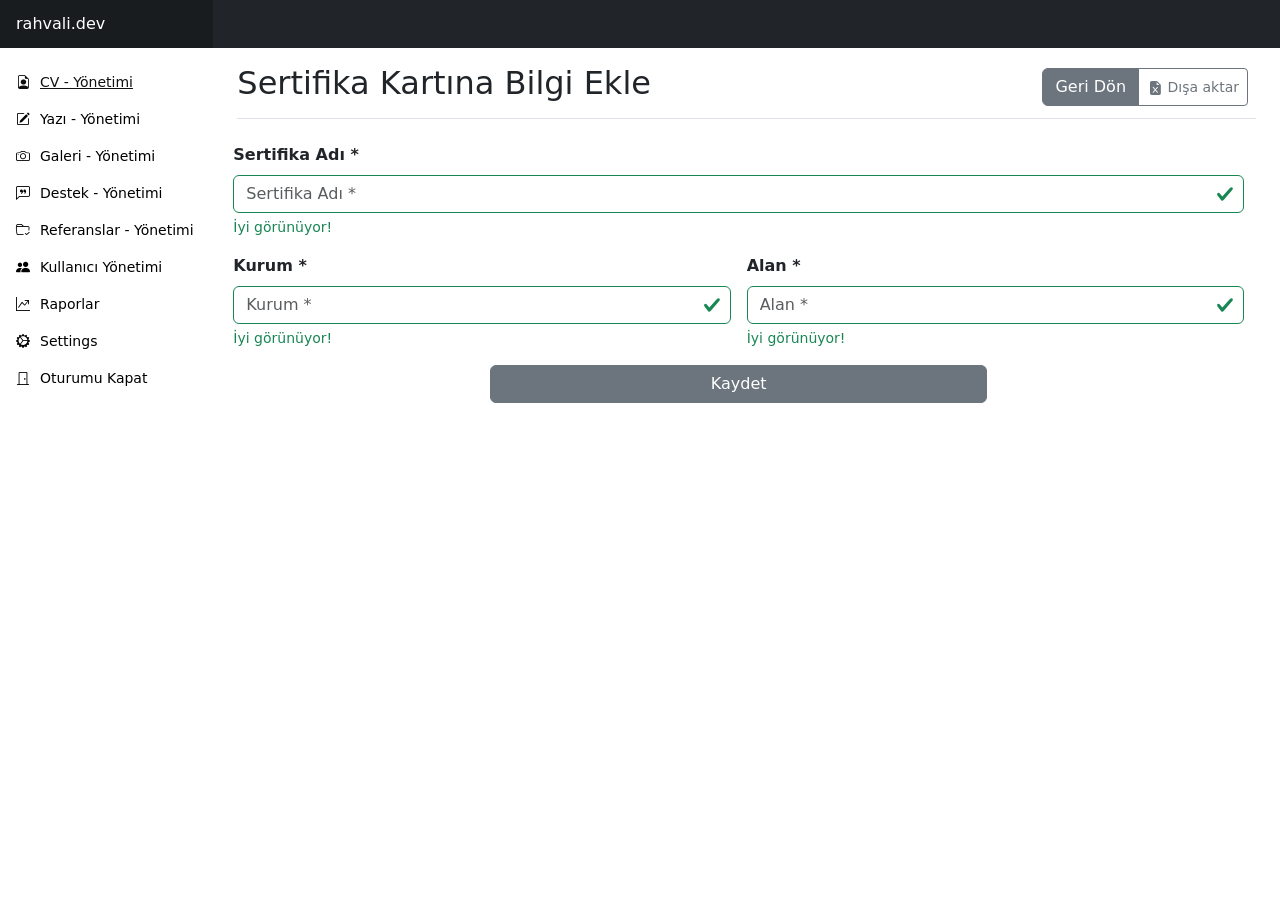
<file: admin/management-cv-certificate-card-add.html>
<!DOCTYPE html>
<html lang="en" data-bs-theme="light">

<head>
    <meta http-equiv="Content-Type" content="text/html; charset=UTF-8">
    <meta name="viewport" content="width=device-width, initial-scale=1">
    <title>Dashboard - Title</title>

    <link href="../assets/admin/css/bootstrap.min.css" rel="stylesheet">
    <link href="../assets/admin/css/bootstrap-icons.min.css" rel="stylesheet">
    <link href="../assets/admin/css/dashboard.css" rel="stylesheet">
</head>

<body>
    <header class="navbar sticky-top bg-dark flex-md-nowrap p-0">
        <!-- Sayfanın üst kısmında sabit navbar. -->
        <a class="navbar-brand col-md-3 col-lg-2 me-0 px-3 fs-6 text-white" href="#">rahvali.dev</a>
        <!-- Navbar başlık kısmı. -->
        <!-- Sidebar toggle -->
        <ul class="navbar-nav flex-row d-md-none">
            <li class="nav-item text-nowrap">
                <button class="nav-link px-3 text-white" type="button" data-bs-toggle="offcanvas"
                    data-bs-target="#sidebarMenu" aria-controls="sidebarMenu" aria-expanded="false"
                    aria-label="Toggle navigation">
                    <!-- Mobil cihazlarda sidebar açma/kapatma butonu. -->
                    <i class="bi bi-list-ul"></i>
                </button>
            </li>
        </ul>
    </header>

    <!-- side bar & Mobile - İÇERİK-->
    <div class="container-fluid">
        <div class="row">
            <!-- SIDEBAR -->
            <div class="sidebar col-md-3 col-lg-2 p-0 ">
                <div class="offcanvas-md offcanvas-end " tabindex="-1" id="sidebarMenu"
                    aria-labelledby="sidebarMenuLabel">
                    <div class="offcanvas-header">
                        <h5 class="offcanvas-title" id="sidebarMenuLabel">rahvali</h5>
                        <button type="button" class="btn-close" data-bs-dismiss="offcanvas"
                            data-bs-target="#sidebarMenu" aria-label="Close"></button>
                    </div>
                    <div class="offcanvas-body d-md-flex flex-column p-0 pt-lg-3 overflow-y-auto">
                        <ul class="nav flex-column">
                            <li class="nav-item">
                                <a class="nav-link d-flex align-items-center gap-2 active" href="management-cv.html">
                                    <i class="bi bi-file-earmark-person mb-1"></i>
                                    CV - Yönetimi
                                </a>
                            </li>
                            <li class="nav-item">
                                <a class="nav-link d-flex align-items-center gap-2" href="management-blog.html">
                                    <i class="bi bi-pencil-square mb-1"></i>
                                    Yazı - Yönetimi
                                </a>
                            </li>
                            <li class="nav-item">
                                <a class="nav-link d-flex align-items-center gap-2" href="management-gallery.html">
                                    <i class="bi bi-camera mb-1"></i>
                                    Galeri - Yönetimi
                                </a>
                            </li>
                            <li class="nav-item">
                                <a class="nav-link d-flex align-items-center gap-2" href="management-support.html">
                                    <i class="bi bi-chat-left-quote mb-1"></i>
                                    Destek - Yönetimi
                                </a>
                            </li>
                            <li class="nav-item">
                                <a class="nav-link d-flex align-items-center gap-2" href="management-reference.html">
                                    <i class="bi bi-folder-check mb-1"></i>
                                    Referanslar - Yönetimi
                                </a>
                            </li>
                            <li class="nav-item">
                                <a class="nav-link d-flex align-items-center gap-2" href="#">
                                    <i class="bi bi-people-fill  mb-1"></i>
                                    Kullanıcı Yönetimi
                                </a>
                            </li>
                            <li class="nav-item">
                                <a class="nav-link d-flex align-items-center gap-2" href="#">
                                    <i class="bi bi-graph-up-arrow mb-1"></i>
                                    Raporlar
                                </a>
                            </li>
                            <li class="nav-item">
                                <a class="nav-link d-flex align-items-center gap-2" href="#">
                                    <i class="bi bi-gear-wide-connected mb-1"></i>
                                    Settings
                                </a>
                            </li>
                            <li class="nav-item">
                                <a class="nav-link d-flex align-items-center gap-2" href="#">
                                    <i class="bi bi-door-closed mb-1"></i>
                                    Oturumu Kapat
                                </a>
                            </li>
                        </ul>
                    </div>
                </div>
            </div>

            <!-- İÇERİKLER -->
            <main class="col-md-9 ms-sm-auto col-lg-10 px-md-4">
                <!-- İÇERİK BAŞLIK -->
                <div
                    class="d-flex justify-content-between flex-wrap flex-md-nowrap align-items-center pt-3 pb-2 mb-3 border-bottom">
                    <h2>Sertifika Kartına Bilgi Ekle</h2>
                    <div class="btn-toolbar mb-2 mb-md-0">
                        <div class="btn-group me-2">
                            <a href="management-cv-education-card.html" class="btn btn-secondary">Geri Dön</a>
                            <button type="button" class="btn btn-sm btn-outline-secondary">
                                <i class="bi bi-file-earmark-excel-fill"></i> Dışa aktar
                            </button>
                        </div>
                    </div>
                </div>
                <!-- İÇERİK GÖVDE -->
                <div class="row gy-4">
                    <form class="row g-3" method="">

                        <!-- Sertifika Adı -->
                        <div class="col-md-12">
                            <label for="certificate_name" class="form-label"><strong>Sertifika Adı *</strong></label>
                            <input type="text" class="form-control is-valid" id="certificate_name" name="certificate_name"
                                placeholder="Sertifika Adı *" value="" required>
                            <div class="valid-feedback">
                                İyi görünüyor!
                            </div>
                        </div>

                        <!-- Kurum -->
                        <div class="col-md-6">
                            <label for="institution" class="form-label"><strong>Kurum *</strong></label>
                            <input type="text" class="form-control is-valid" id="institution" name="institution"
                                placeholder="Kurum *" value="" required>
                            <div class="valid-feedback">
                                İyi görünüyor!
                            </div>
                        </div>

                        <!-- Alan -->
                        <div class="col-md-6">
                            <label for="field" class="form-label"><strong>Alan *</strong></label>
                            <input type="text" class="form-control is-valid" id="field" name="field"
                                placeholder="Alan *" value="" required>
                            <div class="valid-feedback">
                                İyi görünüyor!
                            </div>
                        </div>

                        <div class="d-grid gap-2 col-md-6 mx-auto">
                            <button class="btn btn-secondary" type="button">Kaydet</button>
                        </div>
                    </form>

                </div>
            </main>
        </div>
    </div>

    <script src="../assets/admin/js/bootstrap.bundle.min.js"></script>
    <script src="../assets/admin/js/dashboard.js"></script>
</body>

</html>
</file>
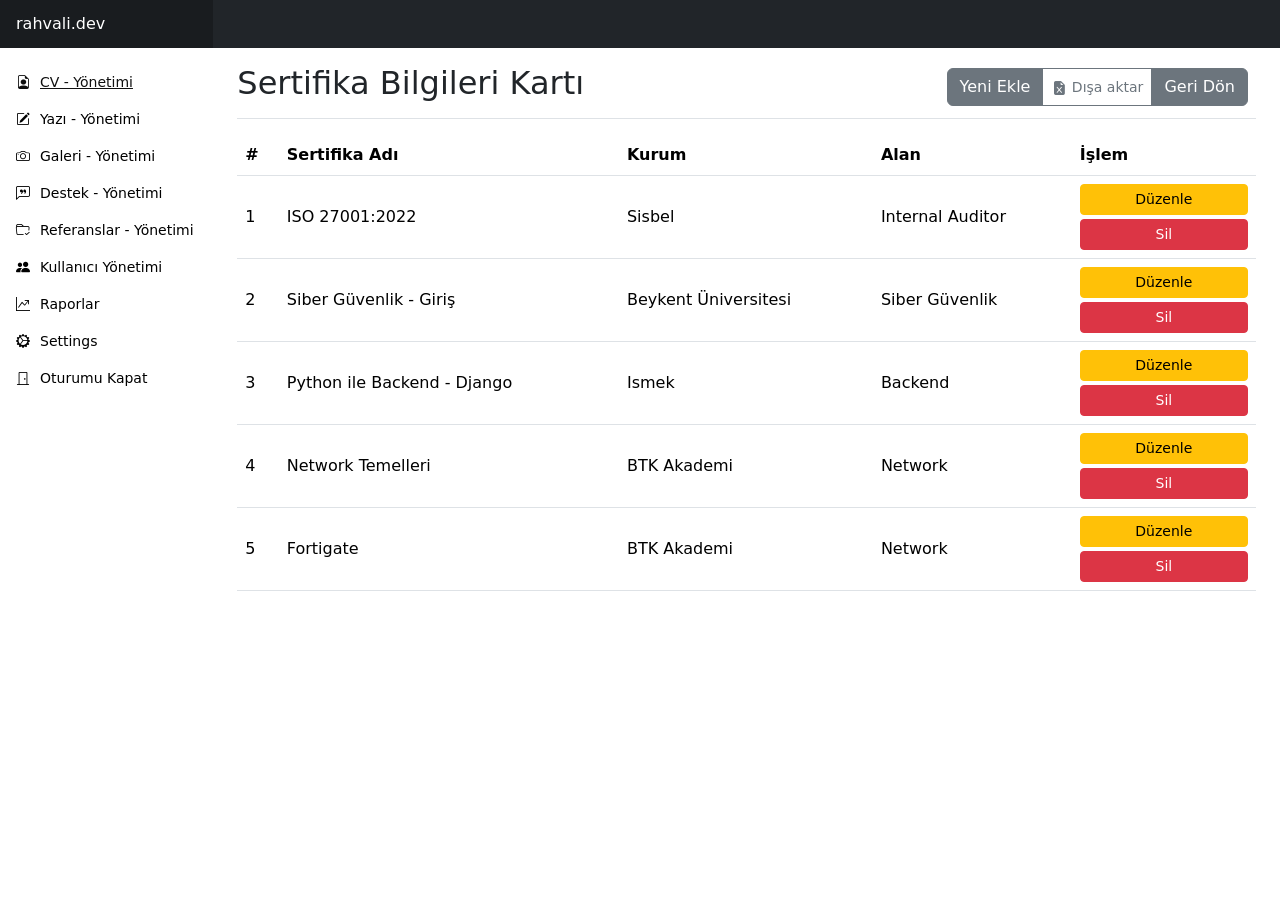
<file: admin/management-cv-certificate-card.html>
<!DOCTYPE html>
<html lang="en" data-bs-theme="light">

<head>
  <meta http-equiv="Content-Type" content="text/html; charset=UTF-8">
  <meta name="viewport" content="width=device-width, initial-scale=1">
  <title>Dashboard - Title</title>

  <link href="../assets/admin/css/bootstrap.min.css" rel="stylesheet">
  <link href="../assets/admin/css/bootstrap-icons.min.css" rel="stylesheet">
  <link href="../assets/admin/css/dashboard.css" rel="stylesheet">
</head>

<body>
  <header class="navbar sticky-top bg-dark flex-md-nowrap p-0">
    <!-- Sayfanın üst kısmında sabit navbar. -->
    <a class="navbar-brand col-md-3 col-lg-2 me-0 px-3 fs-6 text-white" href="#">rahvali.dev</a>
    <!-- Navbar başlık kısmı. -->
    <!-- Sidebar toggle -->
    <ul class="navbar-nav flex-row d-md-none">
      <li class="nav-item text-nowrap">
        <button class="nav-link px-3 text-white" type="button" data-bs-toggle="offcanvas" data-bs-target="#sidebarMenu"
          aria-controls="sidebarMenu" aria-expanded="false" aria-label="Toggle navigation">
          <!-- Mobil cihazlarda sidebar açma/kapatma butonu. -->
          <i class="bi bi-list-ul"></i>
        </button>
      </li>
    </ul>
  </header>

  <!-- side bar & Mobile - İÇERİK-->
  <div class="container-fluid">
    <div class="row">
      <!-- SIDEBAR -->
      <div class="sidebar col-md-3 col-lg-2 p-0 ">
        <div class="offcanvas-md offcanvas-end " tabindex="-1" id="sidebarMenu" aria-labelledby="sidebarMenuLabel">
          <div class="offcanvas-header">
            <h5 class="offcanvas-title" id="sidebarMenuLabel">rahvali</h5>
            <button type="button" class="btn-close" data-bs-dismiss="offcanvas" data-bs-target="#sidebarMenu"
              aria-label="Close"></button>
          </div>
          <div class="offcanvas-body d-md-flex flex-column p-0 pt-lg-3 overflow-y-auto">
            <ul class="nav flex-column">
              <li class="nav-item">
                <a class="nav-link d-flex align-items-center gap-2 active" href="management-cv.html">
                  <i class="bi bi-file-earmark-person mb-1"></i>
                  CV - Yönetimi
                </a>
              </li>
              <li class="nav-item">
                <a class="nav-link d-flex align-items-center gap-2" href="management-blog.html">
                  <i class="bi bi-pencil-square mb-1"></i>
                  Yazı - Yönetimi
                </a>
              </li>
              <li class="nav-item">
                <a class="nav-link d-flex align-items-center gap-2" href="management-gallery.html">
                  <i class="bi bi-camera mb-1"></i>
                  Galeri - Yönetimi
                </a>
              </li>
              <li class="nav-item">
                <a class="nav-link d-flex align-items-center gap-2" href="management-support.html">
                  <i class="bi bi-chat-left-quote mb-1"></i>
                  Destek - Yönetimi
                </a>
              </li>
              <li class="nav-item">
                <a class="nav-link d-flex align-items-center gap-2" href="management-reference.html">
                  <i class="bi bi-folder-check mb-1"></i>
                  Referanslar - Yönetimi
                </a>
              </li>
              <li class="nav-item">
                <a class="nav-link d-flex align-items-center gap-2" href="#">
                  <i class="bi bi-people-fill  mb-1"></i>
                  Kullanıcı Yönetimi
                </a>
              </li>
              <li class="nav-item">
                <a class="nav-link d-flex align-items-center gap-2" href="#">
                  <i class="bi bi-graph-up-arrow mb-1"></i>
                  Raporlar
                </a>
              </li>
              <li class="nav-item">
                <a class="nav-link d-flex align-items-center gap-2" href="#">
                  <i class="bi bi-gear-wide-connected mb-1"></i>
                  Settings
                </a>
              </li>
              <li class="nav-item">
                <a class="nav-link d-flex align-items-center gap-2" href="#">
                  <i class="bi bi-door-closed mb-1"></i>
                  Oturumu Kapat
                </a>
              </li>
            </ul>
          </div>
        </div>
      </div>

      <!-- İÇERİKLER -->
      <main class="col-md-9 ms-sm-auto col-lg-10 px-md-4">
        <!-- İÇERİK BAŞLIK -->
        <div
          class="d-flex justify-content-between flex-wrap flex-md-nowrap align-items-center pt-3 pb-2 mb-3 border-bottom">
          <h2>Sertifika Bilgileri Kartı</h2>
          <div class="btn-toolbar mb-2 mb-md-0">
            <div class="btn-group me-2">
              <a href="management-cv-certificate-card-add.html" class="btn btn-secondary">Yeni Ekle</a>
              <button type="button" class="btn btn-sm btn-outline-secondary">
                <i class="bi bi-file-earmark-excel-fill"></i> Dışa aktar
              </button>
              <a href="management-cv.html" class="btn btn-secondary">Geri Dön</a>
            </div>
          </div>
        </div>
        <!-- İÇERİK GÖVDE -->
        <div class="row gy-4">
          <div class="table-responsive">
            <table class="table table align-middle">
              <thead>
                <th>#</th>
                <th>Sertifika Adı</th>             
                <th>Kurum</th>
                <th>Alan</th>
                <th>İşlem</th>
              </thead>
              <tbody>
                <tr>
                  <td>1</td>
                  <td>ISO 27001:2022</td>
                  <td>Sisbel</td>
                  <td>Internal Auditor</td>
                  <td class="action-buttons">
                    <a href="https://rifatrahvali.com.tr/ron/profile-card/1/edit"
                      class="btn btn-sm btn-warning w-100">Düzenle</a>
                    <form action="https://rifatrahvali.com.tr/ron/profile-card/1" method="POST" style="display:inline;">
                      <input type="hidden" name="_token" value="L3rHCyFvI1lmyHNrTALomi7EpesFb7yzt241Jsvz"
                        autocomplete="off"> <input type="hidden" name="_method" value="DELETE"> <button type="submit"
                        class="btn btn-sm btn-danger w-100 mt-1">Sil</button>
                    </form>
                  </td>
                </tr>
                <tr>
                  <td>2</td>
                  <td>Siber Güvenlik - Giriş</td>
                  <td>Beykent Üniversitesi</td>
                  <td>Siber Güvenlik</td>
                  <td class="action-buttons">
                    <a href="https://rifatrahvali.com.tr/ron/profile-card/1/edit"
                      class="btn btn-sm btn-warning w-100">Düzenle</a>
                    <form action="https://rifatrahvali.com.tr/ron/profile-card/1" method="POST" style="display:inline;">
                      <input type="hidden" name="_token" value="L3rHCyFvI1lmyHNrTALomi7EpesFb7yzt241Jsvz"
                        autocomplete="off"> <input type="hidden" name="_method" value="DELETE"> <button type="submit"
                        class="btn btn-sm btn-danger w-100 mt-1">Sil</button>
                    </form>
                  </td>
                </tr>
                <tr>
                  <td>3</td>
                  <td>Python ile Backend - Django</td>
                  <td>Ismek</td>
                  <td>Backend</td>
                  <td class="action-buttons">
                    <a href="https://rifatrahvali.com.tr/ron/profile-card/1/edit"
                      class="btn btn-sm btn-warning w-100">Düzenle</a>
                    <form action="https://rifatrahvali.com.tr/ron/profile-card/1" method="POST" style="display:inline;">
                      <input type="hidden" name="_token" value="L3rHCyFvI1lmyHNrTALomi7EpesFb7yzt241Jsvz"
                        autocomplete="off"> <input type="hidden" name="_method" value="DELETE"> <button type="submit"
                        class="btn btn-sm btn-danger w-100 mt-1">Sil</button>
                    </form>
                  </td>
                </tr>
                <tr>
                  <td>4</td>
                  <td>Network Temelleri</td>
                  <td>BTK Akademi</td>
                  <td>Network</td>
                  <td class="action-buttons">
                    <a href="https://rifatrahvali.com.tr/ron/profile-card/1/edit"
                      class="btn btn-sm btn-warning w-100">Düzenle</a>
                    <form action="https://rifatrahvali.com.tr/ron/profile-card/1" method="POST" style="display:inline;">
                      <input type="hidden" name="_token" value="L3rHCyFvI1lmyHNrTALomi7EpesFb7yzt241Jsvz"
                        autocomplete="off"> <input type="hidden" name="_method" value="DELETE"> <button type="submit"
                        class="btn btn-sm btn-danger w-100 mt-1">Sil</button>
                    </form>
                  </td>
                </tr>
                <tr>
                  <td>5</td>
                  <td>Fortigate</td>
                  <td>BTK Akademi</td>
                  <td>Network</td>
                  <td class="action-buttons">
                    <a href="https://rifatrahvali.com.tr/ron/profile-card/1/edit"
                      class="btn btn-sm btn-warning w-100">Düzenle</a>
                    <form action="https://rifatrahvali.com.tr/ron/profile-card/1" method="POST" style="display:inline;">
                      <input type="hidden" name="_token" value="L3rHCyFvI1lmyHNrTALomi7EpesFb7yzt241Jsvz"
                        autocomplete="off"> <input type="hidden" name="_method" value="DELETE"> <button type="submit"
                        class="btn btn-sm btn-danger w-100 mt-1">Sil</button>
                    </form>
                  </td>
                </tr>
              </tbody>
            </table>
          </div>
        </div>
      </main>
    </div>
  </div>

  <script src="../assets/admin/js/bootstrap.bundle.min.js"></script>
  <script src="../assets/admin/js/dashboard.js"></script>
</body>

</html>
</file>
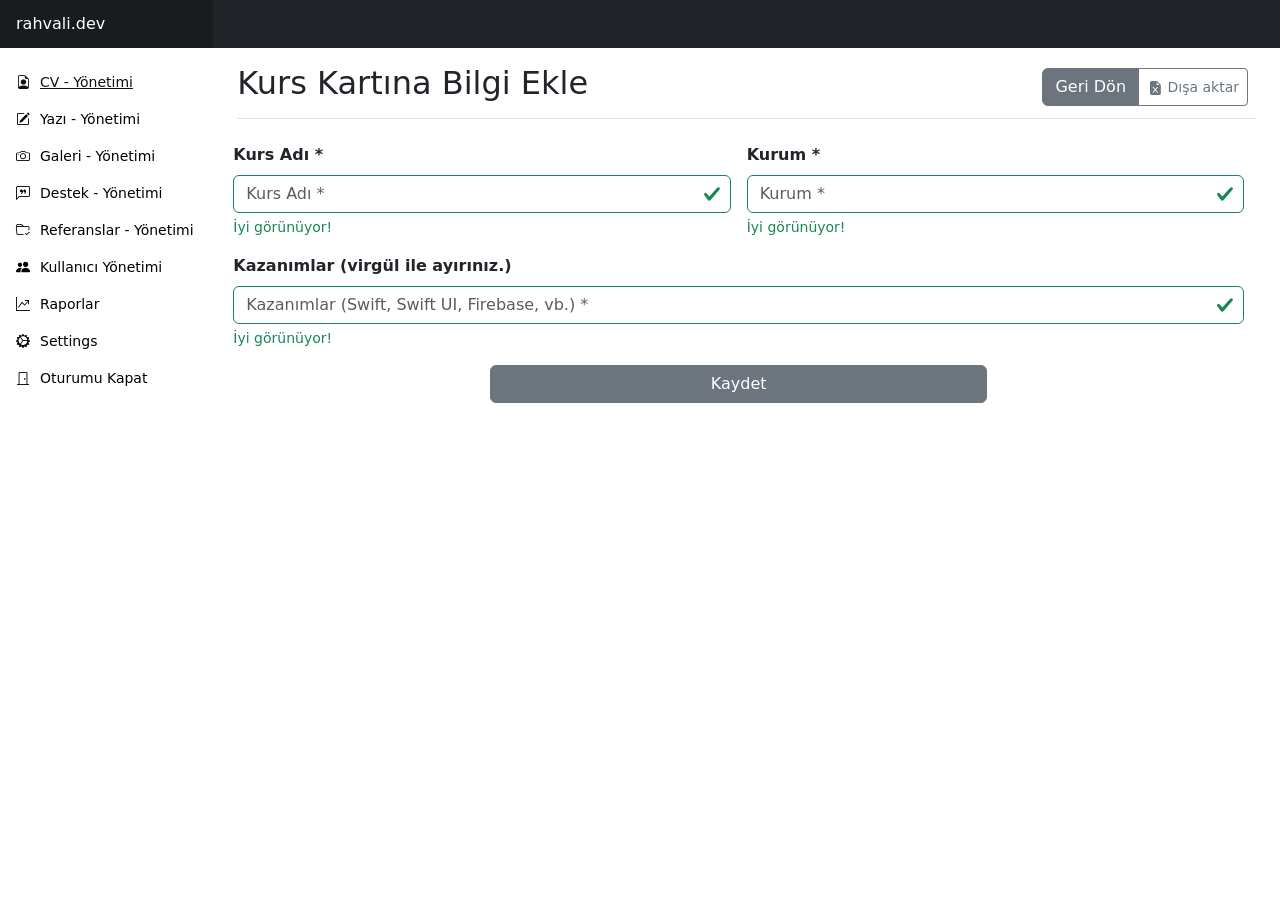
<file: admin/management-cv-course-card-add.html>
<!DOCTYPE html>
<html lang="en" data-bs-theme="light">

<head>
    <meta http-equiv="Content-Type" content="text/html; charset=UTF-8">
    <meta name="viewport" content="width=device-width, initial-scale=1">
    <title>Dashboard - Title</title>

    <link href="../assets/admin/css/bootstrap.min.css" rel="stylesheet">
    <link href="../assets/admin/css/bootstrap-icons.min.css" rel="stylesheet">
    <link href="../assets/admin/css/dashboard.css" rel="stylesheet">
</head>

<body>
    <header class="navbar sticky-top bg-dark flex-md-nowrap p-0">
        <!-- Sayfanın üst kısmında sabit navbar. -->
        <a class="navbar-brand col-md-3 col-lg-2 me-0 px-3 fs-6 text-white" href="#">rahvali.dev</a>
        <!-- Navbar başlık kısmı. -->
        <!-- Sidebar toggle -->
        <ul class="navbar-nav flex-row d-md-none">
            <li class="nav-item text-nowrap">
                <button class="nav-link px-3 text-white" type="button" data-bs-toggle="offcanvas"
                    data-bs-target="#sidebarMenu" aria-controls="sidebarMenu" aria-expanded="false"
                    aria-label="Toggle navigation">
                    <!-- Mobil cihazlarda sidebar açma/kapatma butonu. -->
                    <i class="bi bi-list-ul"></i>
                </button>
            </li>
        </ul>
    </header>

    <!-- side bar & Mobile - İÇERİK-->
    <div class="container-fluid">
        <div class="row">
            <!-- SIDEBAR -->
            <div class="sidebar col-md-3 col-lg-2 p-0 ">
                <div class="offcanvas-md offcanvas-end " tabindex="-1" id="sidebarMenu"
                    aria-labelledby="sidebarMenuLabel">
                    <div class="offcanvas-header">
                        <h5 class="offcanvas-title" id="sidebarMenuLabel">rahvali</h5>
                        <button type="button" class="btn-close" data-bs-dismiss="offcanvas"
                            data-bs-target="#sidebarMenu" aria-label="Close"></button>
                    </div>
                    <div class="offcanvas-body d-md-flex flex-column p-0 pt-lg-3 overflow-y-auto">
                        <ul class="nav flex-column">
                            <li class="nav-item">
                                <a class="nav-link d-flex align-items-center gap-2 active" href="management-cv.html">
                                    <i class="bi bi-file-earmark-person mb-1"></i>
                                    CV - Yönetimi
                                </a>
                            </li>
                            <li class="nav-item">
                                <a class="nav-link d-flex align-items-center gap-2" href="management-blog.html">
                                    <i class="bi bi-pencil-square mb-1"></i>
                                    Yazı - Yönetimi
                                </a>
                            </li>
                            <li class="nav-item">
                                <a class="nav-link d-flex align-items-center gap-2" href="management-gallery.html">
                                    <i class="bi bi-camera mb-1"></i>
                                    Galeri - Yönetimi
                                </a>
                            </li>
                            <li class="nav-item">
                                <a class="nav-link d-flex align-items-center gap-2" href="management-support.html">
                                    <i class="bi bi-chat-left-quote mb-1"></i>
                                    Destek - Yönetimi
                                </a>
                            </li>
                            <li class="nav-item">
                                <a class="nav-link d-flex align-items-center gap-2" href="management-reference.html">
                                    <i class="bi bi-folder-check mb-1"></i>
                                    Referanslar - Yönetimi
                                </a>
                            </li>
                            <li class="nav-item">
                                <a class="nav-link d-flex align-items-center gap-2" href="#">
                                    <i class="bi bi-people-fill  mb-1"></i>
                                    Kullanıcı Yönetimi
                                </a>
                            </li>
                            <li class="nav-item">
                                <a class="nav-link d-flex align-items-center gap-2" href="#">
                                    <i class="bi bi-graph-up-arrow mb-1"></i>
                                    Raporlar
                                </a>
                            </li>
                            <li class="nav-item">
                                <a class="nav-link d-flex align-items-center gap-2" href="#">
                                    <i class="bi bi-gear-wide-connected mb-1"></i>
                                    Settings
                                </a>
                            </li>
                            <li class="nav-item">
                                <a class="nav-link d-flex align-items-center gap-2" href="#">
                                    <i class="bi bi-door-closed mb-1"></i>
                                    Oturumu Kapat
                                </a>
                            </li>
                        </ul>
                    </div>
                </div>
            </div>

            <!-- İÇERİKLER -->
            <main class="col-md-9 ms-sm-auto col-lg-10 px-md-4">
                <!-- İÇERİK BAŞLIK -->
                <div
                    class="d-flex justify-content-between flex-wrap flex-md-nowrap align-items-center pt-3 pb-2 mb-3 border-bottom">
                    <h2>Kurs Kartına Bilgi Ekle</h2>
                    <div class="btn-toolbar mb-2 mb-md-0">
                        <div class="btn-group me-2">
                            <a href="management-cv-education-card.html" class="btn btn-secondary">Geri Dön</a>
                            <button type="button" class="btn btn-sm btn-outline-secondary">
                                <i class="bi bi-file-earmark-excel-fill"></i> Dışa aktar
                            </button>
                        </div>
                    </div>
                </div>
                <!-- İÇERİK GÖVDE -->
                <div class="row gy-4">
                    <form class="row g-3" method="">
                        <!-- Kurs Adı -->
                        <div class="col-md-6">
                            <label for="course_name" class="form-label"><strong>Kurs Adı *</strong></label>
                            <input type="text" class="form-control is-valid" id="course_name" name="course_name"
                                placeholder="Kurs Adı *" value="" required>
                            <div class="valid-feedback">
                                İyi görünüyor!
                            </div>
                        </div>


                        <!-- Şehir -->
                        <div class="col-md-6">
                            <label for="institution" class="form-label"><strong>Kurum *</strong></label>
                            <input type="text" class="form-control is-valid" id="institution" name="institution" placeholder="Kurum *"
                                value="" required>
                            <div class="valid-feedback">
                                İyi görünüyor!
                            </div>
                        </div>

                        <!-- Yan Kazanımlar -->
                        <div class="col-md-12">
                            <label for="additional_achievements" class="form-label"><strong>Kazanımlar (virgül ile
                                    ayırınız.)</strong></label>
                            <input type="text" class="form-control is-valid" id="additional_achievements" name="additional_achievements"
                                placeholder="Kazanımlar (Swift, Swift UI, Firebase, vb.) *" value="" required>
                            <div class="valid-feedback">
                                İyi görünüyor!
                            </div>
                        </div>

                        <div class="d-grid gap-2 col-md-6 mx-auto">
                            <button class="btn btn-secondary" type="button">Kaydet</button>
                        </div>
                    </form>

                </div>
            </main>
        </div>
    </div>

    <script src="../assets/admin/js/bootstrap.bundle.min.js"></script>
    <script src="../assets/admin/js/dashboard.js"></script>
</body>

</html>
</file>
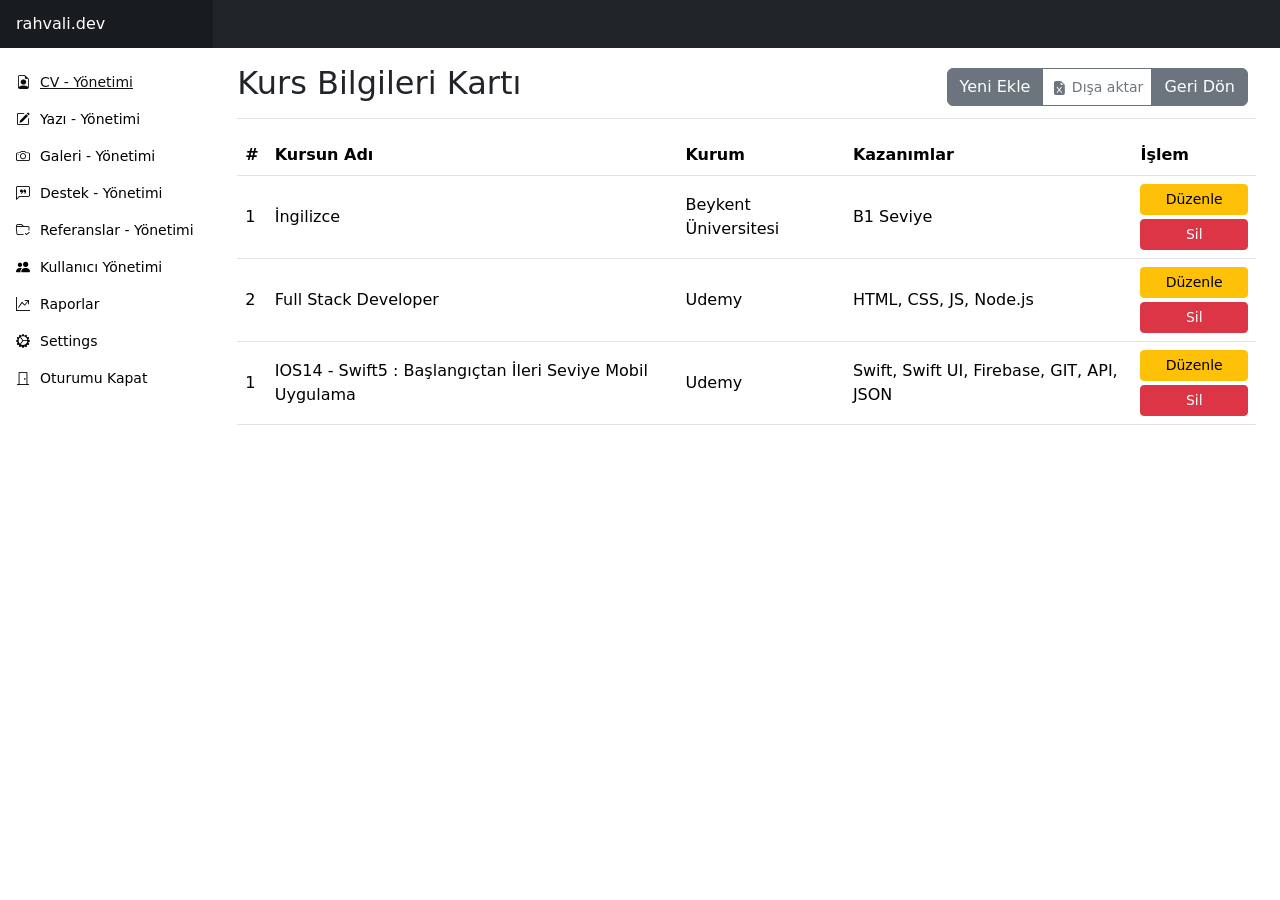
<file: admin/management-cv-course-card.html>
<!DOCTYPE html>
<html lang="en" data-bs-theme="light">

<head>
  <meta http-equiv="Content-Type" content="text/html; charset=UTF-8">
  <meta name="viewport" content="width=device-width, initial-scale=1">
  <title>Dashboard - Title</title>

  <link href="../assets/admin/css/bootstrap.min.css" rel="stylesheet">
  <link href="../assets/admin/css/bootstrap-icons.min.css" rel="stylesheet">
  <link href="../assets/admin/css/dashboard.css" rel="stylesheet">
</head>

<body>
  <header class="navbar sticky-top bg-dark flex-md-nowrap p-0">
    <!-- Sayfanın üst kısmında sabit navbar. -->
    <a class="navbar-brand col-md-3 col-lg-2 me-0 px-3 fs-6 text-white" href="#">rahvali.dev</a>
    <!-- Navbar başlık kısmı. -->
    <!-- Sidebar toggle -->
    <ul class="navbar-nav flex-row d-md-none">
      <li class="nav-item text-nowrap">
        <button class="nav-link px-3 text-white" type="button" data-bs-toggle="offcanvas" data-bs-target="#sidebarMenu"
          aria-controls="sidebarMenu" aria-expanded="false" aria-label="Toggle navigation">
          <!-- Mobil cihazlarda sidebar açma/kapatma butonu. -->
          <i class="bi bi-list-ul"></i>
        </button>
      </li>
    </ul>
  </header>

  <!-- side bar & Mobile - İÇERİK-->
  <div class="container-fluid">
    <div class="row">
      <!-- SIDEBAR -->
      <div class="sidebar col-md-3 col-lg-2 p-0 ">
        <div class="offcanvas-md offcanvas-end " tabindex="-1" id="sidebarMenu" aria-labelledby="sidebarMenuLabel">
          <div class="offcanvas-header">
            <h5 class="offcanvas-title" id="sidebarMenuLabel">rahvali</h5>
            <button type="button" class="btn-close" data-bs-dismiss="offcanvas" data-bs-target="#sidebarMenu"
              aria-label="Close"></button>
          </div>
          <div class="offcanvas-body d-md-flex flex-column p-0 pt-lg-3 overflow-y-auto">
            <ul class="nav flex-column">
              <li class="nav-item">
                <a class="nav-link d-flex align-items-center gap-2 active" href="management-cv.html">
                  <i class="bi bi-file-earmark-person mb-1"></i>
                  CV - Yönetimi
                </a>
              </li>
              <li class="nav-item">
                <a class="nav-link d-flex align-items-center gap-2" href="management-blog.html">
                  <i class="bi bi-pencil-square mb-1"></i>
                  Yazı - Yönetimi
                </a>
              </li>
              <li class="nav-item">
                <a class="nav-link d-flex align-items-center gap-2" href="management-gallery.html">
                  <i class="bi bi-camera mb-1"></i>
                  Galeri - Yönetimi
                </a>
              </li>
              <li class="nav-item">
                <a class="nav-link d-flex align-items-center gap-2" href="management-support.html">
                  <i class="bi bi-chat-left-quote mb-1"></i>
                  Destek - Yönetimi
                </a>
              </li>
              <li class="nav-item">
                <a class="nav-link d-flex align-items-center gap-2" href="management-reference.html">
                  <i class="bi bi-folder-check mb-1"></i>
                  Referanslar - Yönetimi
                </a>
              </li>
              <li class="nav-item">
                <a class="nav-link d-flex align-items-center gap-2" href="#">
                  <i class="bi bi-people-fill  mb-1"></i>
                  Kullanıcı Yönetimi
                </a>
              </li>
              <li class="nav-item">
                <a class="nav-link d-flex align-items-center gap-2" href="#">
                  <i class="bi bi-graph-up-arrow mb-1"></i>
                  Raporlar
                </a>
              </li>
              <li class="nav-item">
                <a class="nav-link d-flex align-items-center gap-2" href="#">
                  <i class="bi bi-gear-wide-connected mb-1"></i>
                  Settings
                </a>
              </li>
              <li class="nav-item">
                <a class="nav-link d-flex align-items-center gap-2" href="#">
                  <i class="bi bi-door-closed mb-1"></i>
                  Oturumu Kapat
                </a>
              </li>
            </ul>
          </div>
        </div>
      </div>

      <!-- İÇERİKLER -->
      <main class="col-md-9 ms-sm-auto col-lg-10 px-md-4">
        <!-- İÇERİK BAŞLIK -->
        <div
          class="d-flex justify-content-between flex-wrap flex-md-nowrap align-items-center pt-3 pb-2 mb-3 border-bottom">
          <h2>Kurs Bilgileri Kartı</h2>
          <div class="btn-toolbar mb-2 mb-md-0">
            <div class="btn-group me-2">
              <a href="management-cv-course-card-add.html" class="btn btn-secondary">Yeni Ekle</a>
              <button type="button" class="btn btn-sm btn-outline-secondary">
                <i class="bi bi-file-earmark-excel-fill"></i> Dışa aktar
              </button>
              <a href="management-cv.html" class="btn btn-secondary">Geri Dön</a>
            </div>
          </div>
        </div>
        <!-- İÇERİK GÖVDE -->
        <div class="row gy-4">
          <div class="table-responsive">
            <table class="table table align-middle">
              <thead>
                <th>#</th>
                <th>Kursun Adı</th>             
                <th>Kurum</th>
                <th>Kazanımlar</th>
                <th>İşlem</th>
              </thead>
              <tbody>
                <tr>
                  <td>1</td>
                  <td>İngilizce</td>
                  <td>Beykent Üniversitesi</td>
                  <td>B1 Seviye</td>
                  <td class="action-buttons">
                    <a href="https://rifatrahvali.com.tr/ron/profile-card/1/edit"
                      class="btn btn-sm btn-warning w-100">Düzenle</a>
                    <form action="https://rifatrahvali.com.tr/ron/profile-card/1" method="POST" style="display:inline;">
                      <input type="hidden" name="_token" value="L3rHCyFvI1lmyHNrTALomi7EpesFb7yzt241Jsvz"
                        autocomplete="off"> <input type="hidden" name="_method" value="DELETE"> <button type="submit"
                        class="btn btn-sm btn-danger w-100 mt-1">Sil</button>
                    </form>
                  </td>
                </tr>
                <tr>
                  <td>2</td>
                  <td>Full Stack Developer</td>
                  <td>Udemy</td>
                  <td>HTML, CSS, JS, Node.js</td>
                  <td class="action-buttons">
                    <a href="https://rifatrahvali.com.tr/ron/profile-card/1/edit"
                      class="btn btn-sm btn-warning w-100">Düzenle</a>
                    <form action="https://rifatrahvali.com.tr/ron/profile-card/1" method="POST" style="display:inline;">
                      <input type="hidden" name="_token" value="L3rHCyFvI1lmyHNrTALomi7EpesFb7yzt241Jsvz"
                        autocomplete="off"> <input type="hidden" name="_method" value="DELETE"> <button type="submit"
                        class="btn btn-sm btn-danger w-100 mt-1">Sil</button>
                    </form>
                  </td>
                </tr>
                <tr>
                  <td>1</td>
                  <td>IOS14 - Swift5 : Başlangıçtan İleri Seviye Mobil Uygulama</td>
                  <td>Udemy</td>
                  <td>Swift, Swift UI, Firebase, GIT, API, JSON</td>
                  <td class="action-buttons">
                    <a href="https://rifatrahvali.com.tr/ron/profile-card/1/edit"
                      class="btn btn-sm btn-warning w-100">Düzenle</a>
                    <form action="https://rifatrahvali.com.tr/ron/profile-card/1" method="POST" style="display:inline;">
                      <input type="hidden" name="_token" value="L3rHCyFvI1lmyHNrTALomi7EpesFb7yzt241Jsvz"
                        autocomplete="off"> <input type="hidden" name="_method" value="DELETE"> <button type="submit"
                        class="btn btn-sm btn-danger w-100 mt-1">Sil</button>
                    </form>
                  </td>
                </tr>
              </tbody>
            </table>
          </div>
        </div>
      </main>
    </div>
  </div>

  <script src="../assets/admin/js/bootstrap.bundle.min.js"></script>
  <script src="../assets/admin/js/dashboard.js"></script>
</body>

</html>
</file>
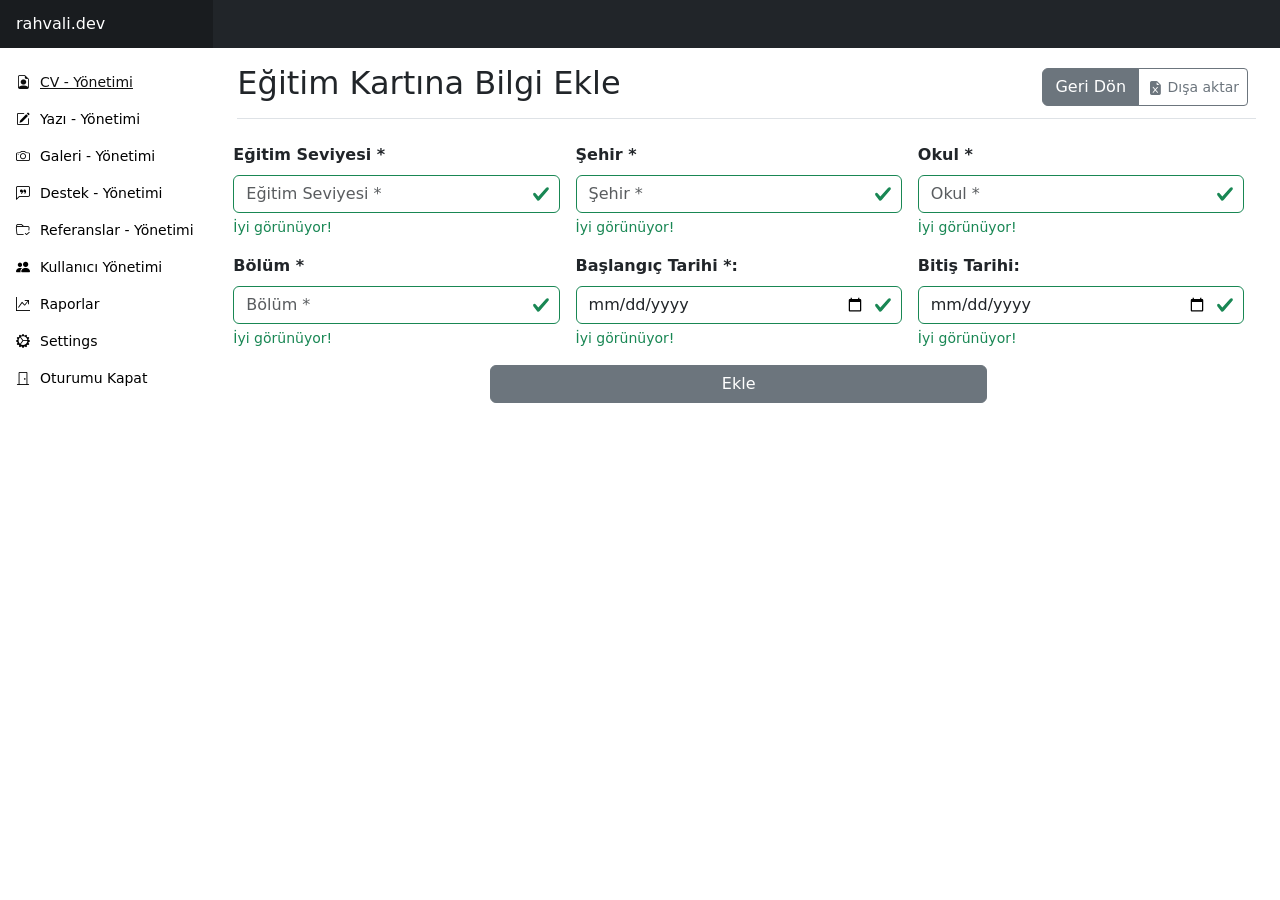
<file: admin/management-cv-education-card-add.html>
<!DOCTYPE html>
<html lang="en" data-bs-theme="light">

<head>
    <meta http-equiv="Content-Type" content="text/html; charset=UTF-8">
    <meta name="viewport" content="width=device-width, initial-scale=1">
    <title>Dashboard - Title</title>

    <link href="../assets/admin/css/bootstrap.min.css" rel="stylesheet">
    <link href="../assets/admin/css/bootstrap-icons.min.css" rel="stylesheet">
    <link href="../assets/admin/css/dashboard.css" rel="stylesheet">
</head>

<body>
    <header class="navbar sticky-top bg-dark flex-md-nowrap p-0">
        <!-- Sayfanın üst kısmında sabit navbar. -->
        <a class="navbar-brand col-md-3 col-lg-2 me-0 px-3 fs-6 text-white" href="#">rahvali.dev</a>
        <!-- Navbar başlık kısmı. -->
        <!-- Sidebar toggle -->
        <ul class="navbar-nav flex-row d-md-none">
            <li class="nav-item text-nowrap">
                <button class="nav-link px-3 text-white" type="button" data-bs-toggle="offcanvas"
                    data-bs-target="#sidebarMenu" aria-controls="sidebarMenu" aria-expanded="false"
                    aria-label="Toggle navigation">
                    <!-- Mobil cihazlarda sidebar açma/kapatma butonu. -->
                    <i class="bi bi-list-ul"></i>
                </button>
            </li>
        </ul>
    </header>

    <!-- side bar & Mobile - İÇERİK-->
    <div class="container-fluid">
        <div class="row">
            <!-- SIDEBAR -->
            <div class="sidebar col-md-3 col-lg-2 p-0 ">
                <div class="offcanvas-md offcanvas-end " tabindex="-1" id="sidebarMenu"
                    aria-labelledby="sidebarMenuLabel">
                    <div class="offcanvas-header">
                        <h5 class="offcanvas-title" id="sidebarMenuLabel">rahvali</h5>
                        <button type="button" class="btn-close" data-bs-dismiss="offcanvas"
                            data-bs-target="#sidebarMenu" aria-label="Close"></button>
                    </div>
                    <div class="offcanvas-body d-md-flex flex-column p-0 pt-lg-3 overflow-y-auto">
                        <ul class="nav flex-column">
                            <li class="nav-item">
                                <a class="nav-link d-flex align-items-center gap-2 active" href="management-cv.html">
                                    <i class="bi bi-file-earmark-person mb-1"></i>
                                    CV - Yönetimi
                                </a>
                            </li>
                            <li class="nav-item">
                                <a class="nav-link d-flex align-items-center gap-2" href="management-blog.html">
                                    <i class="bi bi-pencil-square mb-1"></i>
                                    Yazı - Yönetimi
                                </a>
                            </li>
                            <li class="nav-item">
                                <a class="nav-link d-flex align-items-center gap-2" href="management-gallery.html">
                                    <i class="bi bi-camera mb-1"></i>
                                    Galeri - Yönetimi
                                </a>
                            </li>
                            <li class="nav-item">
                                <a class="nav-link d-flex align-items-center gap-2" href="management-support.html">
                                    <i class="bi bi-chat-left-quote mb-1"></i>
                                    Destek - Yönetimi
                                </a>
                            </li>
                            <li class="nav-item">
                                <a class="nav-link d-flex align-items-center gap-2" href="management-reference.html">
                                    <i class="bi bi-folder-check mb-1"></i>
                                    Referanslar - Yönetimi
                                </a>
                            </li>
                            <li class="nav-item">
                                <a class="nav-link d-flex align-items-center gap-2" href="#">
                                    <i class="bi bi-people-fill  mb-1"></i>
                                    Kullanıcı Yönetimi
                                </a>
                            </li>
                            <li class="nav-item">
                                <a class="nav-link d-flex align-items-center gap-2" href="#">
                                    <i class="bi bi-graph-up-arrow mb-1"></i>
                                    Raporlar
                                </a>
                            </li>
                            <li class="nav-item">
                                <a class="nav-link d-flex align-items-center gap-2" href="#">
                                    <i class="bi bi-gear-wide-connected mb-1"></i>
                                    Settings
                                </a>
                            </li>
                            <li class="nav-item">
                                <a class="nav-link d-flex align-items-center gap-2" href="#">
                                    <i class="bi bi-door-closed mb-1"></i>
                                    Oturumu Kapat
                                </a>
                            </li>
                        </ul>
                    </div>
                </div>
            </div>

            <!-- İÇERİKLER -->
            <main class="col-md-9 ms-sm-auto col-lg-10 px-md-4">
                <!-- İÇERİK BAŞLIK -->
                <div
                    class="d-flex justify-content-between flex-wrap flex-md-nowrap align-items-center pt-3 pb-2 mb-3 border-bottom">
                    <h2>Eğitim Kartına Bilgi Ekle</h2>
                    <div class="btn-toolbar mb-2 mb-md-0">
                        <div class="btn-group me-2">
                            <a href="management-cv-education-card.html" class="btn btn-secondary">Geri Dön</a>
                            <button type="button" class="btn btn-sm btn-outline-secondary">
                                <i class="bi bi-file-earmark-excel-fill"></i> Dışa aktar
                            </button>
                        </div>
                    </div>
                </div>
                <!-- İÇERİK GÖVDE -->
                <div class="row gy-4">
                    <form class="row g-3" method="">
                        <!-- Şirket Adı -->
                        <div class="col-md-4">
                            <label for="section" class="form-label"><strong>Eğitim Seviyesi *</strong></label>
                            <input type="text" class="form-control is-valid" id="section" name="section"
                                placeholder="Eğitim Seviyesi *" value="" required>
                            <div class="valid-feedback">
                                İyi görünüyor!
                            </div>
                        </div>
                        <!-- Şehir -->
                        <div class="col-md-4">
                            <label for="city" class="form-label"><strong>Şehir *</strong></label>
                            <input type="text" class="form-control is-valid" id="city" name="city" placeholder="Şehir *"
                                value="" required>
                            <div class="valid-feedback">
                                İyi görünüyor!
                            </div>
                        </div>

                        <!-- Okul Adı -->
                        <div class="col-md-4">
                            <label for="school_name" class="form-label"><strong>Okul *</strong></label>
                            <input type="text" class="form-control is-valid" id="school_name" name="school_name" placeholder="Okul *"
                                value="" required>
                            <div class="valid-feedback">
                                İyi görünüyor!
                            </div>
                        </div>

                        <!-- Bölüm Adı -->
                        <div class="col-md-4">
                            <label for="department" class="form-label"><strong>Bölüm *</strong></label>
                            <input type="text" class="form-control is-valid" id="department" name="department" placeholder="Bölüm *"
                                value="" required>
                            <div class="valid-feedback">
                                İyi görünüyor!
                            </div>
                        </div>

                        <!-- Başlangıç Tarihi -->
                        <div class="col-md-4">
                            <label for="start_year" class="form-label"><strong>Başlangıç Tarihi *:</strong></label>
                            <input type="date" class="form-control is-valid" id="start_year" name="start_year" value=""
                                required>
                            <div class="valid-feedback">
                                İyi görünüyor!
                            </div>
                        </div>
                        <!-- Bitiş Tarihi -->
                        <div class="col-md-4">
                            <label for="end_year" class="form-label"><strong>Bitiş Tarihi:</strong></label>
                            <input type="date" class="form-control is-valid" id="end_year" name="end_year" value=""
                                required>
                            <div class="valid-feedback">
                                İyi görünüyor!
                            </div>
                        </div>

                        <div class="d-grid gap-2 col-6 mx-auto">
                            <button class="btn btn-secondary" type="button">Ekle</button>
                        </div>
                    </form>



                </div>
            </main>
        </div>
    </div>

    <script src="../assets/admin/js/bootstrap.bundle.min.js"></script>
    <script src="../assets/admin/js/dashboard.js"></script>
</body>

</html>
</file>
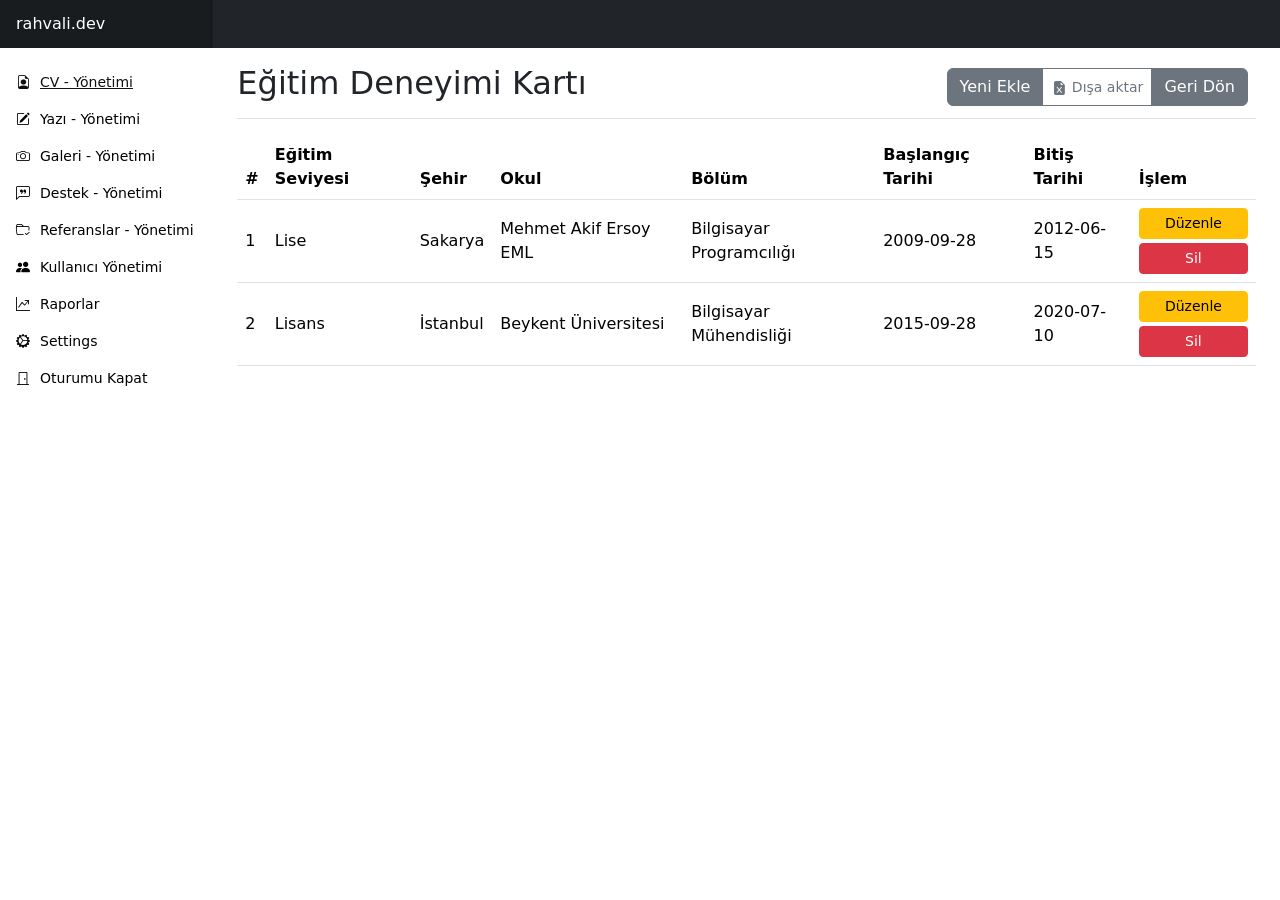
<file: admin/management-cv-education-card.html>
<!DOCTYPE html>
<html lang="en" data-bs-theme="light">

<head>
  <meta http-equiv="Content-Type" content="text/html; charset=UTF-8">
  <meta name="viewport" content="width=device-width, initial-scale=1">
  <title>Dashboard - Title</title>

  <link href="../assets/admin/css/bootstrap.min.css" rel="stylesheet">
  <link href="../assets/admin/css/bootstrap-icons.min.css" rel="stylesheet">
  <link href="../assets/admin/css/dashboard.css" rel="stylesheet">
</head>

<body>
  <header class="navbar sticky-top bg-dark flex-md-nowrap p-0">
    <!-- Sayfanın üst kısmında sabit navbar. -->
    <a class="navbar-brand col-md-3 col-lg-2 me-0 px-3 fs-6 text-white" href="#">rahvali.dev</a>
    <!-- Navbar başlık kısmı. -->
    <!-- Sidebar toggle -->
    <ul class="navbar-nav flex-row d-md-none">
      <li class="nav-item text-nowrap">
        <button class="nav-link px-3 text-white" type="button" data-bs-toggle="offcanvas" data-bs-target="#sidebarMenu"
          aria-controls="sidebarMenu" aria-expanded="false" aria-label="Toggle navigation">
          <!-- Mobil cihazlarda sidebar açma/kapatma butonu. -->
          <i class="bi bi-list-ul"></i>
        </button>
      </li>
    </ul>
  </header>

  <!-- side bar & Mobile - İÇERİK-->
  <div class="container-fluid">
    <div class="row">
      <!-- SIDEBAR -->
      <div class="sidebar col-md-3 col-lg-2 p-0 ">
        <div class="offcanvas-md offcanvas-end " tabindex="-1" id="sidebarMenu" aria-labelledby="sidebarMenuLabel">
          <div class="offcanvas-header">
            <h5 class="offcanvas-title" id="sidebarMenuLabel">rahvali</h5>
            <button type="button" class="btn-close" data-bs-dismiss="offcanvas" data-bs-target="#sidebarMenu"
              aria-label="Close"></button>
          </div>
          <div class="offcanvas-body d-md-flex flex-column p-0 pt-lg-3 overflow-y-auto">
            <ul class="nav flex-column">
              <li class="nav-item">
                <a class="nav-link d-flex align-items-center gap-2 active" href="management-cv.html">
                  <i class="bi bi-file-earmark-person mb-1"></i>
                  CV - Yönetimi
                </a>
              </li>
              <li class="nav-item">
                <a class="nav-link d-flex align-items-center gap-2" href="management-blog.html">
                  <i class="bi bi-pencil-square mb-1"></i>
                  Yazı - Yönetimi
                </a>
              </li>
              <li class="nav-item">
                <a class="nav-link d-flex align-items-center gap-2" href="management-gallery.html">
                  <i class="bi bi-camera mb-1"></i>
                  Galeri - Yönetimi
                </a>
              </li>
              <li class="nav-item">
                <a class="nav-link d-flex align-items-center gap-2" href="management-support.html">
                  <i class="bi bi-chat-left-quote mb-1"></i>
                  Destek - Yönetimi
                </a>
              </li>
              <li class="nav-item">
                <a class="nav-link d-flex align-items-center gap-2" href="management-reference.html">
                  <i class="bi bi-folder-check mb-1"></i>
                  Referanslar - Yönetimi
                </a>
              </li>
              <li class="nav-item">
                <a class="nav-link d-flex align-items-center gap-2" href="#">
                  <i class="bi bi-people-fill  mb-1"></i>
                  Kullanıcı Yönetimi
                </a>
              </li>
              <li class="nav-item">
                <a class="nav-link d-flex align-items-center gap-2" href="#">
                  <i class="bi bi-graph-up-arrow mb-1"></i>
                  Raporlar
                </a>
              </li>
              <li class="nav-item">
                <a class="nav-link d-flex align-items-center gap-2" href="#">
                  <i class="bi bi-gear-wide-connected mb-1"></i>
                  Settings
                </a>
              </li>
              <li class="nav-item">
                <a class="nav-link d-flex align-items-center gap-2" href="#">
                  <i class="bi bi-door-closed mb-1"></i>
                  Oturumu Kapat
                </a>
              </li>
            </ul>
          </div>
        </div>
      </div>

      <!-- İÇERİKLER -->
      <main class="col-md-9 ms-sm-auto col-lg-10 px-md-4">
        <!-- İÇERİK BAŞLIK -->
        <div
          class="d-flex justify-content-between flex-wrap flex-md-nowrap align-items-center pt-3 pb-2 mb-3 border-bottom">
          <h2>Eğitim Deneyimi Kartı</h2>
          <div class="btn-toolbar mb-2 mb-md-0">
            <div class="btn-group me-2">
              <a href="management-cv-education-card-add.html" class="btn btn-secondary">Yeni Ekle</a>
              <button type="button" class="btn btn-sm btn-outline-secondary">
                <i class="bi bi-file-earmark-excel-fill"></i> Dışa aktar
              </button>
              <a href="management-cv.html" class="btn btn-secondary">Geri Dön</a>
            </div>
          </div>
        </div>
        <!-- İÇERİK GÖVDE -->
        <div class="row gy-4">
          <div class="table-responsive">
            <table class="table table align-middle">
              <thead>
                <th>#</th>
                <th>Eğitim Seviyesi</th>             
                <th>Şehir</th>
                <th>Okul</th>
                <th>Bölüm</th>
                <th>Başlangıç Tarihi</th>
                <th>Bitiş Tarihi</th>
                <th>İşlem</th>
              </thead>
              <tbody>
                <tr>
                  <td>1</td>
                  <td>Lise</td>
                  <td>Sakarya</td>
                  <td>Mehmet Akif Ersoy EML</td>
                  <td>Bilgisayar Programcılığı</td>
                  <td>2009-09-28</td>
                  <td>2012-06-15</td>
                  <td class="action-buttons">
                    <a href="https://rifatrahvali.com.tr/ron/profile-card/1/edit"
                      class="btn btn-sm btn-warning w-100">Düzenle</a>
                    <form action="https://rifatrahvali.com.tr/ron/profile-card/1" method="POST" style="display:inline;">
                      <input type="hidden" name="_token" value="L3rHCyFvI1lmyHNrTALomi7EpesFb7yzt241Jsvz"
                        autocomplete="off"> <input type="hidden" name="_method" value="DELETE"> <button type="submit"
                        class="btn btn-sm btn-danger w-100 mt-1">Sil</button>
                    </form>
                  </td>
                </tr>
                <tr>
                  <td>2</td>
                  <td>Lisans</td>
                  <td>İstanbul</td>
                  <td>Beykent Üniversitesi</td>
                  <td>Bilgisayar Mühendisliği</td>
                  <td>2015-09-28</td>
                  <td>2020-07-10</td>
                  <td class="action-buttons">
                    <a href="https://rifatrahvali.com.tr/ron/profile-card/1/edit"
                      class="btn btn-sm btn-warning w-100">Düzenle</a>
                    <form action="https://rifatrahvali.com.tr/ron/profile-card/1" method="POST" style="display:inline;">
                      <input type="hidden" name="_token" value="L3rHCyFvI1lmyHNrTALomi7EpesFb7yzt241Jsvz"
                        autocomplete="off"> <input type="hidden" name="_method" value="DELETE"> <button type="submit"
                        class="btn btn-sm btn-danger w-100 mt-1">Sil</button>
                    </form>
                  </td>
                </tr>
              </tbody>
            </table>
          </div>
        </div>
      </main>
    </div>
  </div>

  <script src="../assets/admin/js/bootstrap.bundle.min.js"></script>
  <script src="../assets/admin/js/dashboard.js"></script>
</body>

</html>
</file>
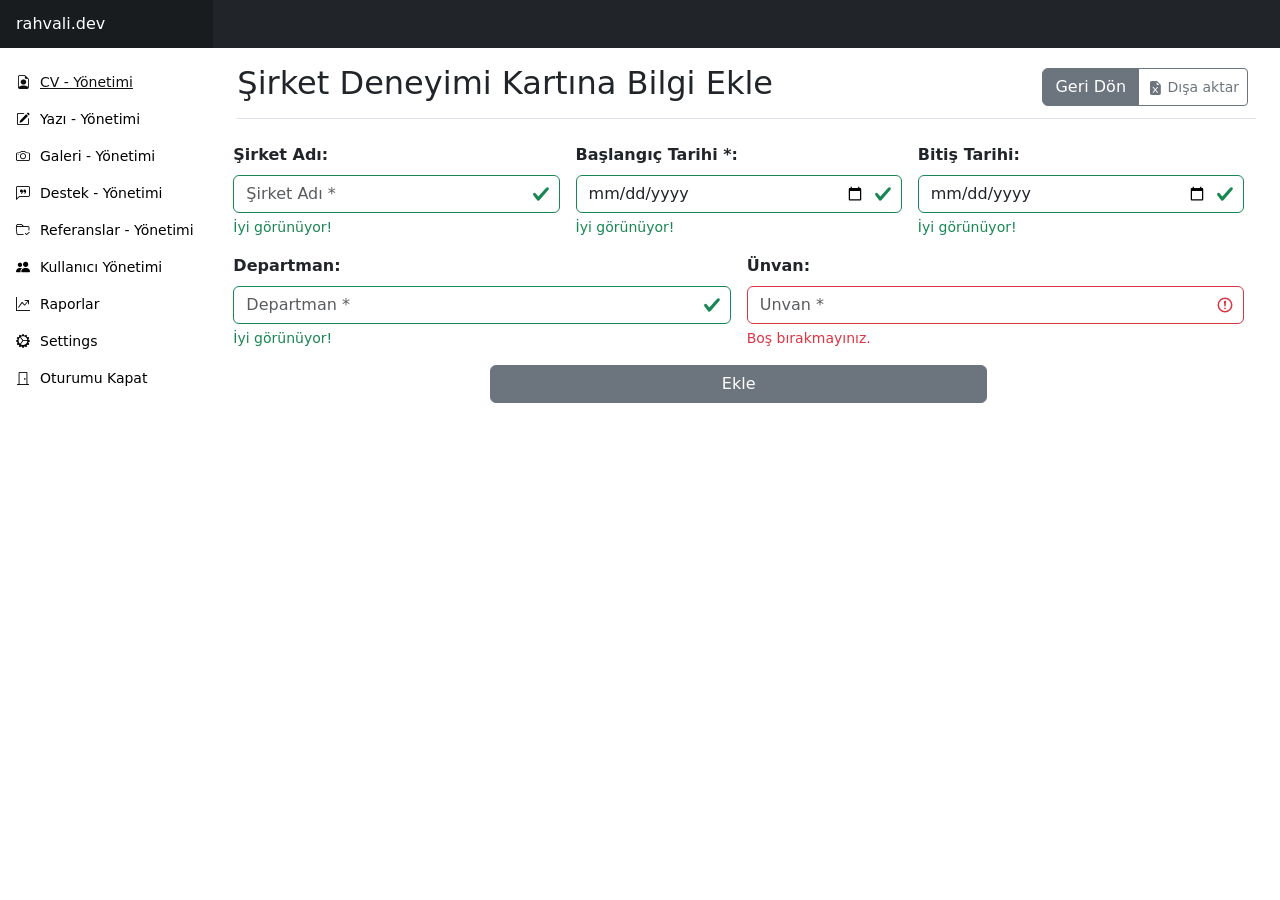
<file: admin/management-cv-experience-card-add.html>
<!DOCTYPE html>
<html lang="en" data-bs-theme="light">

<head>
    <meta http-equiv="Content-Type" content="text/html; charset=UTF-8">
    <meta name="viewport" content="width=device-width, initial-scale=1">
    <title>Dashboard - Title</title>

    <link href="../assets/admin/css/bootstrap.min.css" rel="stylesheet">
    <link href="../assets/admin/css/bootstrap-icons.min.css" rel="stylesheet">
    <link href="../assets/admin/css/dashboard.css" rel="stylesheet">
</head>

<body>
    <header class="navbar sticky-top bg-dark flex-md-nowrap p-0">
        <!-- Sayfanın üst kısmında sabit navbar. -->
        <a class="navbar-brand col-md-3 col-lg-2 me-0 px-3 fs-6 text-white" href="#">rahvali.dev</a>
        <!-- Navbar başlık kısmı. -->
        <!-- Sidebar toggle -->
        <ul class="navbar-nav flex-row d-md-none">
            <li class="nav-item text-nowrap">
                <button class="nav-link px-3 text-white" type="button" data-bs-toggle="offcanvas"
                    data-bs-target="#sidebarMenu" aria-controls="sidebarMenu" aria-expanded="false"
                    aria-label="Toggle navigation">
                    <!-- Mobil cihazlarda sidebar açma/kapatma butonu. -->
                    <i class="bi bi-list-ul"></i>
                </button>
            </li>
        </ul>
    </header>

    <!-- side bar & Mobile - İÇERİK-->
    <div class="container-fluid">
        <div class="row">
            <!-- SIDEBAR -->
            <div class="sidebar col-md-3 col-lg-2 p-0 ">
                <div class="offcanvas-md offcanvas-end " tabindex="-1" id="sidebarMenu"
                    aria-labelledby="sidebarMenuLabel">
                    <div class="offcanvas-header">
                        <h5 class="offcanvas-title" id="sidebarMenuLabel">rahvali</h5>
                        <button type="button" class="btn-close" data-bs-dismiss="offcanvas"
                            data-bs-target="#sidebarMenu" aria-label="Close"></button>
                    </div>
                    <div class="offcanvas-body d-md-flex flex-column p-0 pt-lg-3 overflow-y-auto">
                        <ul class="nav flex-column">
                            <li class="nav-item">
                                <a class="nav-link d-flex align-items-center gap-2 active" href="management-cv.html">
                                    <i class="bi bi-file-earmark-person mb-1"></i>
                                    CV - Yönetimi
                                </a>
                            </li>
                            <li class="nav-item">
                                <a class="nav-link d-flex align-items-center gap-2" href="management-blog.html">
                                    <i class="bi bi-pencil-square mb-1"></i>
                                    Yazı - Yönetimi
                                </a>
                            </li>
                            <li class="nav-item">
                                <a class="nav-link d-flex align-items-center gap-2" href="management-gallery.html">
                                    <i class="bi bi-camera mb-1"></i>
                                    Galeri - Yönetimi
                                </a>
                            </li>
                            <li class="nav-item">
                                <a class="nav-link d-flex align-items-center gap-2" href="management-support.html">
                                    <i class="bi bi-chat-left-quote mb-1"></i>
                                    Destek - Yönetimi
                                </a>
                            </li>
                            <li class="nav-item">
                                <a class="nav-link d-flex align-items-center gap-2" href="management-reference.html">
                                    <i class="bi bi-folder-check mb-1"></i>
                                    Referanslar - Yönetimi
                                </a>
                            </li>
                            <li class="nav-item">
                                <a class="nav-link d-flex align-items-center gap-2" href="#">
                                    <i class="bi bi-people-fill  mb-1"></i>
                                    Kullanıcı Yönetimi
                                </a>
                            </li>
                            <li class="nav-item">
                                <a class="nav-link d-flex align-items-center gap-2" href="#">
                                    <i class="bi bi-graph-up-arrow mb-1"></i>
                                    Raporlar
                                </a>
                            </li>
                            <li class="nav-item">
                                <a class="nav-link d-flex align-items-center gap-2" href="#">
                                    <i class="bi bi-gear-wide-connected mb-1"></i>
                                    Settings
                                </a>
                            </li>
                            <li class="nav-item">
                                <a class="nav-link d-flex align-items-center gap-2" href="#">
                                    <i class="bi bi-door-closed mb-1"></i>
                                    Oturumu Kapat
                                </a>
                            </li>
                        </ul>
                    </div>
                </div>
            </div>

            <!-- İÇERİKLER -->
            <main class="col-md-9 ms-sm-auto col-lg-10 px-md-4">
                <!-- İÇERİK BAŞLIK -->
                <div
                    class="d-flex justify-content-between flex-wrap flex-md-nowrap align-items-center pt-3 pb-2 mb-3 border-bottom">
                    <h2>Şirket Deneyimi Kartına Bilgi Ekle</h2>
                    <div class="btn-toolbar mb-2 mb-md-0">
                        <div class="btn-group me-2">
                            <a href="management-cv-experience-card.html" class="btn btn-secondary">Geri Dön</a>
                            <button type="button" class="btn btn-sm btn-outline-secondary">
                                <i class="bi bi-file-earmark-excel-fill"></i> Dışa aktar
                            </button>
                        </div>
                    </div>
                </div>
                <!-- İÇERİK GÖVDE -->
                <div class="row gy-4">
                    <form class="row g-3" method="">
                        <!-- Şirket Adı -->
                        <div class="col-md-4">
                            <label for="department" class="form-label"><strong>Şirket Adı:</strong></label>
                            <input type="text" class="form-control is-valid" id="company_name" name="company_name"
                                placeholder="Şirket Adı *" value="" required>
                            <div class="valid-feedback">
                                İyi görünüyor!
                            </div>
                        </div>

                        <!-- Başlangıç Tarihi -->
                        <div class="col-md-4">
                            <label for="start_date" class="form-label"><strong>Başlangıç Tarihi *:</strong></label>
                            <input type="date" class="form-control is-valid" id="start_date" name="start_date" value=""
                                required>
                            <div class="valid-feedback">
                                İyi görünüyor!
                            </div>
                        </div>
                        <!-- Bitiş Tarihi -->
                        <div class="col-md-4">
                            <label for="end_date" class="form-label"><strong>Bitiş Tarihi:</strong></label>
                            <input type="date" class="form-control is-valid" id="end_date" name="end_date" value=""
                                required>
                            <div class="valid-feedback">
                                İyi görünüyor!
                            </div>
                        </div>

                        <!-- Departman -->
                        <div class="col-md-6">
                            <label for="department" class="form-label"><strong>Departman:</strong></label>
                            <input type="text" class="form-control is-valid" id="department" name="department"
                                placeholder="Departman *" value="" required>
                            <div class="valid-feedback">
                                İyi görünüyor!
                            </div>
                        </div>
                        <!-- Unvan -->
                        <div class="col-md-6">
                            <label for="title" class="form-label"><strong>Ünvan:</strong></label>
                            <input type="text" class="form-control is-invalid" id="title" name="title"
                                placeholder="Unvan *" value="" required>
                            <div class="invalid-feedback">
                                Boş bırakmayınız.
                            </div>
                        </div>

                        <div class="d-grid gap-2 col-6 mx-auto">
                            <button class="btn btn-secondary" type="button">Ekle</button>
                        </div>
                    </form>
                </div>
            </main>
        </div>
    </div>

    <script src="../assets/admin/js/bootstrap.bundle.min.js"></script>
    <script src="../assets/admin/js/dashboard.js"></script>
</body>

</html>
</file>
<file: assets/admin/css/dashboard.css>
html {
  overflow-y: scroll;
  /* Her zaman dikey kaydÄ±rma Ã§ubuÄŸunu gÃ¶ster */
}
.bi {
  display: inline-block;
  width: 1rem;
  height: 1rem;
}

/*
 * Sidebar
 */

@media (min-width: 768px) {
  .sidebar .offcanvas-lg {
    position: -webkit-sticky;
    position: sticky;
    top: 48px;
  }
}


.sidebar .nav-link {
  font-size: .875rem;
  font-weight: 500;
  color: #000;
}

.sidebar .nav-link.active {
  color: #101010;
  text-decoration: underline;
}

.sidebar-heading {
  font-size: .75rem;
}

/*
 * Navbar
 */

.navbar-brand {
  padding-top: .75rem;
  padding-bottom: .75rem;
  background-color: rgba(0, 0, 0, .25);
}

.navbar .form-control {
  padding: .75rem 1rem;
}

.bd-placeholder-img {
  font-size: 1.125rem;
  text-anchor: middle;
  -webkit-user-select: none;
  -moz-user-select: none;
  user-select: none;
}

@media (min-width: 768px) {
  .bd-placeholder-img-lg {
    font-size: 3.5rem;
  }
}

.b-example-divider {
  width: 100%;
  height: 3rem;
  background-color: rgba(0, 0, 0, .1);
  border: solid rgba(0, 0, 0, .15);
  border-width: 1px 0;
  box-shadow: inset 0 .5em 1.5em rgba(0, 0, 0, .1), inset 0 .125em .5em rgba(0, 0, 0, .15);
}

.b-example-vr {
  flex-shrink: 0;
  width: 1.5rem;
  height: 100vh;
}

.bi {
  vertical-align: -.125em;
  fill: currentColor;
}

.nav-scroller {
  position: relative;
  z-index: 2;
  height: 2.75rem;
  overflow-y: hidden;
}

.nav-scroller .nav {
  display: flex;
  flex-wrap: nowrap;
  padding-bottom: 1rem;
  margin-top: -1px;
  overflow-x: auto;
  text-align: center;
  white-space: nowrap;
  -webkit-overflow-scrolling: touch;
}

.btn-bd-primary {
  --bd-violet-bg: #712cf9;
  --bd-violet-rgb: 112.520718, 44.062154, 249.437846;

  --bs-btn-font-weight: 600;
  --bs-btn-color: var(--bs-white);
  --bs-btn-bg: var(--bd-violet-bg);
  --bs-btn-border-color: var(--bd-violet-bg);
  --bs-btn-hover-color: var(--bs-white);
  --bs-btn-hover-bg: #6528e0;
  --bs-btn-hover-border-color: #6528e0;
  --bs-btn-focus-shadow-rgb: var(--bd-violet-rgb);
  --bs-btn-active-color: var(--bs-btn-hover-color);
  --bs-btn-active-bg: #5a23c8;
  --bs-btn-active-border-color: #5a23c8;
}

.bd-mode-toggle {
  z-index: 1500;
}

.bd-mode-toggle .dropdown-menu .active .bi {
  display: block !important;
}
.custom-card {
  border: 1px solid #dee2e6; /* Köşeli kart */
  border-radius: 0; /* Köşe yuvarlamayı kaldırır */
  padding: 20px;
  transition: transform 0.2s ease, box-shadow 0.2s ease;
}

.custom-card:hover {
  transform: scale(1.02); /* Hoverda büyütme efekti */
  box-shadow: 0 4px 8px rgba(0, 0, 0, 0.1); /* Hafif gölge efekti */
}

.custom-card-title a {
  text-decoration: none; /* Alt çizgiyi kaldırır */
  color: #000; /* Siyah renk */
}

.custom-card-title a:hover {
  text-decoration: underline; /* Hoverda alt çizgi ekler */
}

/* Responsive Ayarlar */
@media (max-width: 992px) {

}

/* GALLERY */

.feature-icon {
  width: 4rem;
  height: 4rem;
  border-radius: .75rem;
}

.icon-square {
  width: 3rem;
  height: 3rem;
  border-radius: .75rem;
}


.feature-icon-small {
  width: 3rem;
  height: 3rem;
}
</file>
